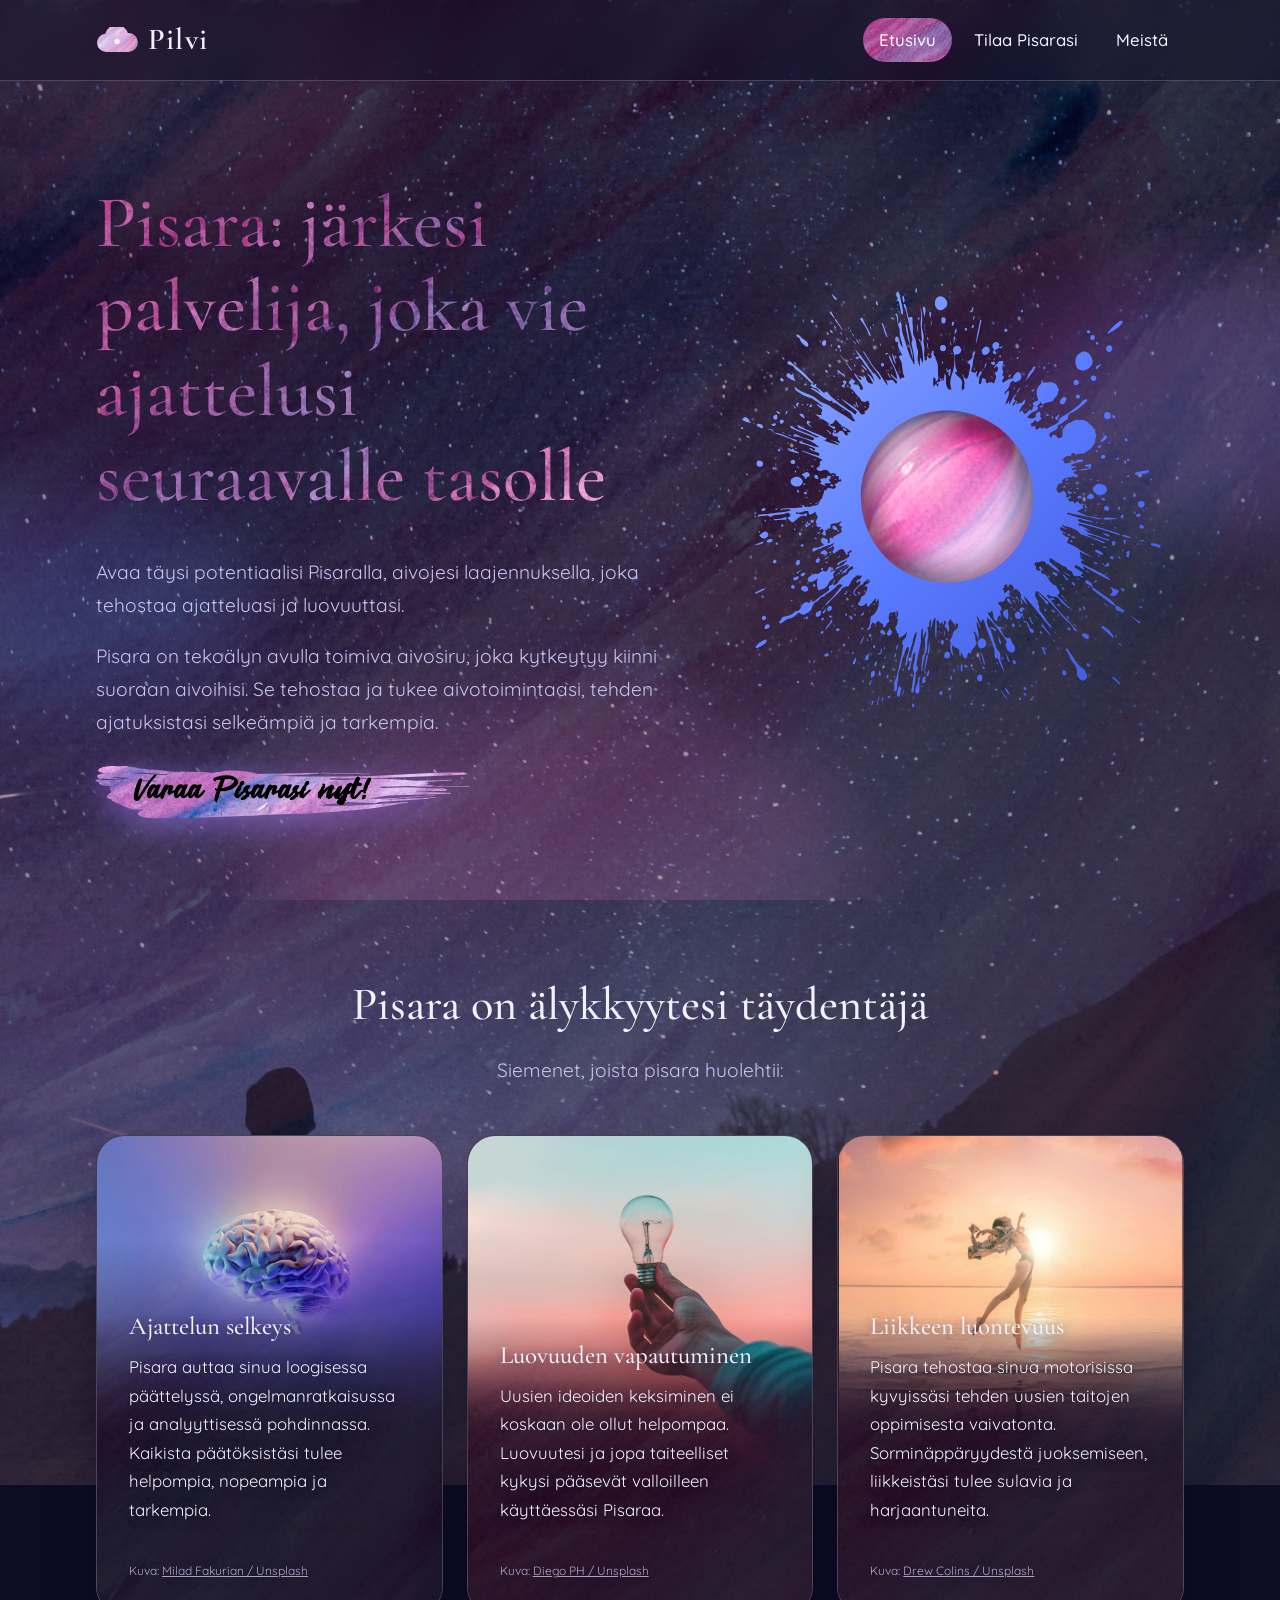
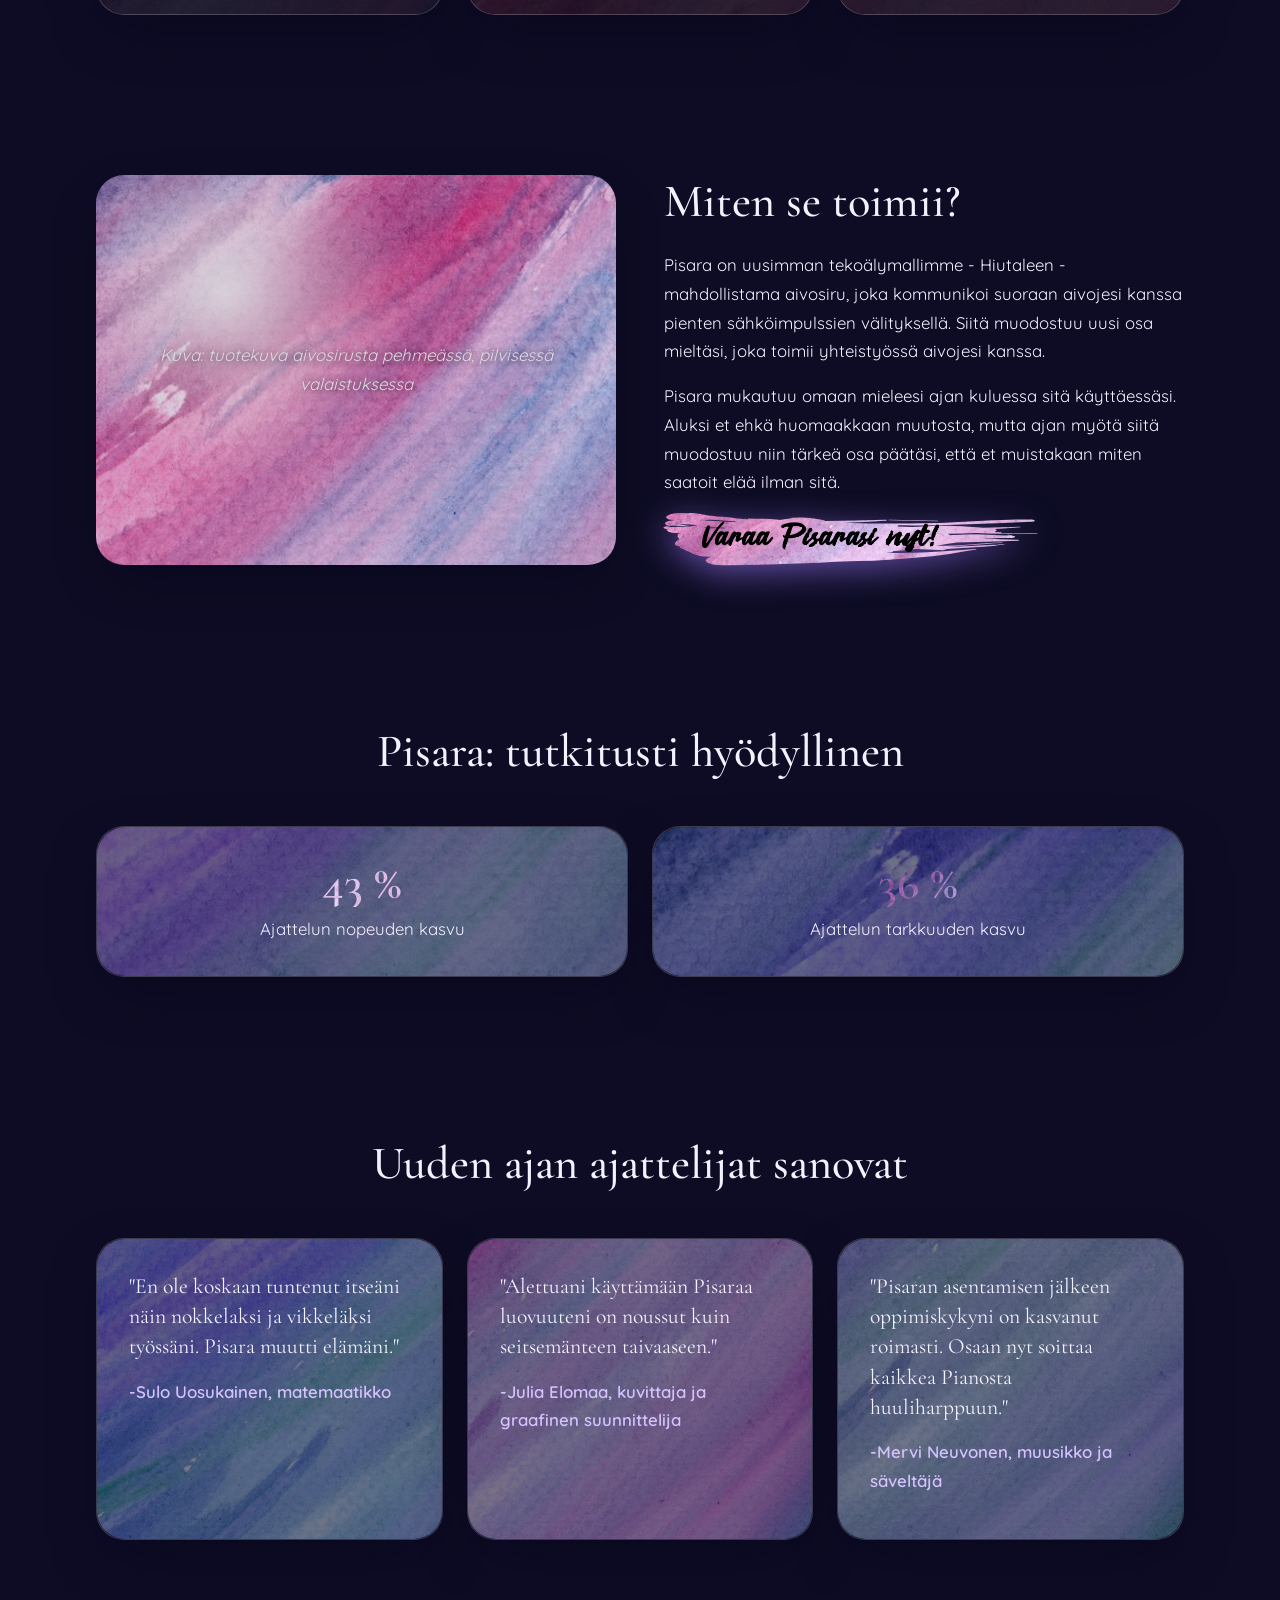
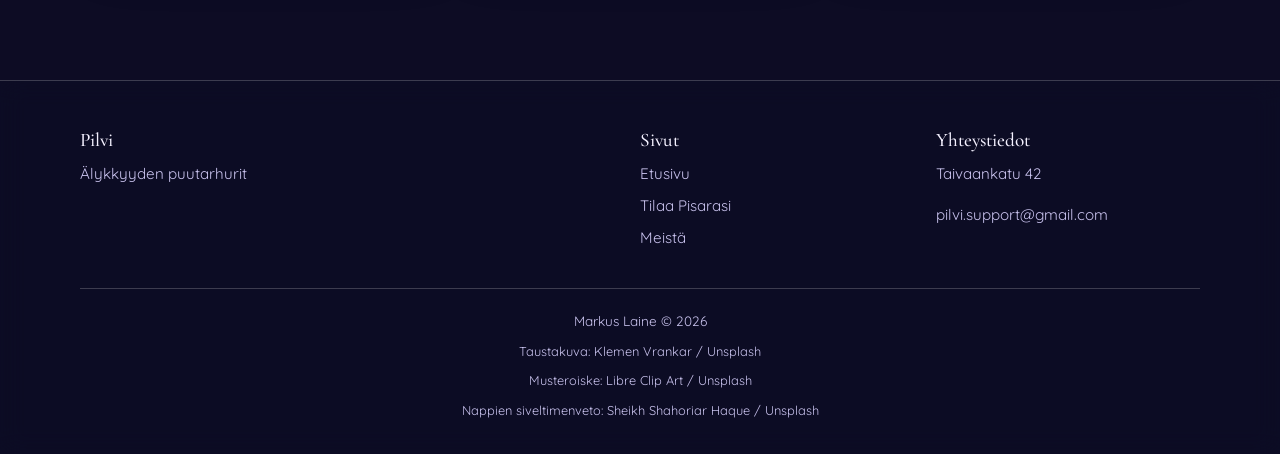
<file: index.html>
<!DOCTYPE html>
<html lang="fi">
<head>
  <meta charset="UTF-8">
  <meta name="viewport" content="width=device-width, initial-scale=1.0">
  <title>Pilvi – Etusivu</title>
  <meta name="description" content="Lyhyt hakukonekuvaus Pilvestä: yksi lause siitä, mitä yritys tekee">
  <link rel="preconnect" href="https://fonts.googleapis.com">
  <link rel="preconnect" href="https://fonts.gstatic.com" crossorigin>
  <link href="https://fonts.googleapis.com/css2?family=Cormorant+Garamond:ital,wght@0,500;0,600;1,500&family=Quicksand:wght@400;500;600;700&display=swap" rel="stylesheet">
  <link rel="stylesheet" href="style.css">
</head>
<body>
  <div class="tausta" aria-hidden="true"></div>
  <div class="pilvet" aria-hidden="true">
    <span class="pilvi pilvi--1"></span>
    <span class="pilvi pilvi--2"></span>
    <span class="pilvi pilvi--3"></span>
    <span class="pilvi pilvi--4"></span>
    <span class="pilvi pilvi--5"></span>
  </div>

  <header class="ylatunniste">
    <div class="ylatunniste__sisalto">
      <a class="logo" href="index.html">
        <svg viewBox="0 0 64 40" aria-hidden="true">
          <defs>
            <!-- Logon täyte on pala akvarellia; script.js arpoo kohdan -->
            <pattern id="logoLiuku" patternUnits="userSpaceOnUse" width="64" height="40">
              <image class="logo__kuva" href="kuvat/myrsky-1600.jpg" x="-68" y="-75" width="200" height="191" preserveAspectRatio="none"/>
            </pattern>
          </defs>
          <path fill="url(#logoLiuku)" d="M16 38a14 14 0 0 1-2-27.9A18 18 0 0 1 48.5 9 12 12 0 0 1 50 38Z"/>
          <circle cx="32" cy="22" r="4" fill="#fff" opacity="0.9"/>
        </svg>
        Pilvi
      </a>
      <nav aria-label="Päävalikko">
        <ul class="nav">
          <li><a href="index.html" aria-current="page">Etusivu</a></li>
          <li><a href="tuote.html">Tilaa Pisarasi</a></li>
          <li><a href="about.html">Meistä</a></li>
        </ul>
      </nav>
    </div>
  </header>

  <main>
    <!-- HERO -->
    <section class="hero">
      <div>
        <h1 class="liukuteksti ph">Pisara: järkesi palvelija, joka vie ajattelusi seuraavalle tasolle</h1>
        <p class="johdanto ph">Avaa täysi potentiaalisi Pisaralla, aivojesi laajennuksella, joka tehostaa ajatteluasi ja luovuuttasi.</p>
        <p class="johdanto ph">Pisara on tekoälyn avulla toimiva aivosiru, joka kytkeytyy kiinni suoraan aivoihisi. Se tehostaa ja tukee aivotoimintaasi, tehden ajatuksistasi selkeämpiä ja tarkempia.</p>
        <div class="hero__napit">
          <a class="nappi nappi--paa ph" href="tuote.html">Varaa Pisarasi nyt!</a>
        </div>
      </div>
      <div class="hero__kuva" aria-hidden="true">
        <div class="pallo"></div>
        <div class="roiske"></div>
      </div>
    </section>

    <!-- MIKSI PILVI -->
    <section class="osio ilmesty">
      <div class="osio__otsake">
        <h2 class="ph">Pisara on älykkyytesi täydentäjä</h2>
        <p class="johdanto ph">Siemenet, joista pisara huolehtii:</p>
      </div>
      <div class="kortit">
        <article class="kortti kortti--kuva kortti--selkeys">
          <h3 class="ph">Ajattelun selkeys</h3>
          <p class="ph">Pisara auttaa sinua loogisessa päättelyssä, ongelmanratkaisussa ja analyyttisessä pohdinnassa. Kaikista päätöksistäsi tulee helpompia, nopeampia ja tarkempia.</p>
          <p class="kuvakrediitti kuvakrediitti--kortti">Kuva: <a href="https://unsplash.com/photos/58Z17lnVS4U">Milad Fakurian / Unsplash</a></p>
        </article>
        <article class="kortti kortti--kuva kortti--luovuus">
          <h3 class="ph">Luovuuden vapautuminen</h3>
          <p class="ph">Uusien ideoiden keksiminen ei koskaan ole ollut helpompaa. Luovuutesi ja jopa taiteelliset kykysi pääsevät valloilleen käyttäessäsi Pisaraa.</p>
          <p class="kuvakrediitti kuvakrediitti--kortti">Kuva: <a href="https://unsplash.com/photos/fIq0tET6llw">Diego PH / Unsplash</a></p>
        </article>
        <article class="kortti kortti--kuva kortti--liike">
          <h3 class="ph">Liikkeen luontevuus</h3>
          <p class="ph">Pisara tehostaa sinua motorisissa kyvyissäsi tehden uusien taitojen oppimisesta vaivatonta. Sorminäppäryydestä juoksemiseen, liikkeistäsi tulee sulavia ja harjaantuneita.</p>
          <p class="kuvakrediitti kuvakrediitti--kortti">Kuva: <a href="https://unsplash.com/photos/YMXzVtd8awg">Drew Colins / Unsplash</a></p>
        </article>
      </div>
    </section>

    <!-- TUOTENOSTO -->
    <section class="osio ilmesty">
      <div class="kaksi">
        <div class="kuvapaikka ph">Kuva: tuotekuva aivosirusta pehmeässä, pilvisessä valaistuksessa</div>
        <div>
          <h2 class="ph">Miten se toimii?</h2>
          <p class="ph">Pisara on uusimman tekoälymallimme - Hiutaleen - mahdollistama aivosiru, joka kommunikoi suoraan aivojesi kanssa pienten sähköimpulssien välityksellä. Siitä muodostuu uusi osa mieltäsi, joka toimii yhteistyössä aivojesi kanssa.</p>
          <p class="ph">Pisara mukautuu omaan mieleesi ajan kuluessa sitä käyttäessäsi. Aluksi et ehkä huomaakkaan muutosta, mutta ajan myötä siitä muodostuu niin tärkeä osa päätäsi, että et muistakaan miten saatoit elää ilman sitä.</p>
          <a class="nappi nappi--paa ph" href="tuote.html">Varaa Pisarasi nyt!</a>
        </div>
      </div>
    </section>

    <!-- LUVUT -->
    <section class="osio ilmesty">
      <div class="osio__otsake">
        <h2 class="ph">Pisara: tutkitusti hyödyllinen</h2>
      </div>
      <div class="luvut">
        <div class="kortti kortti--myrsky">
          <div class="luku__arvo liukuteksti ph">43 %</div>
          <p class="ph">Ajattelun nopeuden kasvu</p>
        </div>
        <div class="kortti kortti--myrsky">
          <div class="luku__arvo liukuteksti ph">36 %</div>
          <p class="ph">Ajattelun tarkkuuden kasvu</p>
        </div>
      </div>
    </section>

    <!-- KÄYTTÄJÄKOKEMUKSET -->
    <section class="osio ilmesty">
      <div class="osio__otsake">
        <h2 class="ph">Uuden ajan ajattelijat sanovat</h2>
      </div>
      <div class="kortit">
        <figure class="kortti kortti--myrsky">
          <blockquote class="ph">"En ole koskaan tuntenut itseäni näin nokkelaksi ja vikkeläksi työssäni. Pisara muutti elämäni."</blockquote>
          <figcaption class="henkilo__rooli ph"> -Sulo Uosukainen, matemaatikko</figcaption>
        </figure>
        <figure class="kortti kortti--myrsky">
          <blockquote class="ph">"Alettuani käyttämään Pisaraa luovuuteni on noussut kuin seitsemänteen taivaaseen."</blockquote>
          <figcaption class="henkilo__rooli ph"> -Julia Elomaa, kuvittaja ja graafinen suunnittelija</figcaption>
        </figure>
        <figure class="kortti kortti--myrsky">
          <blockquote class="ph">"Pisaran asentamisen jälkeen oppimiskykyni on kasvanut roimasti. Osaan nyt soittaa kaikkea Pianosta huuliharppuun."</blockquote>
          <figcaption class="henkilo__rooli ph"> -Mervi Neuvonen, muusikko ja säveltäjä</figcaption>
        </figure>
      </div>
    </section>
  </main>

  <footer class="alatunniste">
    <div class="alatunniste__sisalto">
      <div>
        <h3>Pilvi</h3>
        <p class="ph">Älykkyyden puutarhurit</p>
      </div>
      <div>
        <h3>Sivut</h3>
        <ul>
          <li><a href="index.html">Etusivu</a></li>
          <li><a href="tuote.html">Tilaa Pisarasi</a></li>
          <li><a href="about.html">Meistä</a></li>
        </ul>
      </div>
      <div>
        <h3 class="ph">Yhteystiedot</h3>
        <p class="ph">Taivaankatu 42</p>
        <p class="ph">pilvi.support@gmail.com</p>
      </div>
    </div>
    <p class="alatunniste__pohja ph">Markus Laine © 2026</p>
    <p class="kuvakrediitti">Taustakuva: <a href="https://unsplash.com/photos/lcT_p8kLCsc">Klemen Vrankar / Unsplash</a></p>
    <p class="kuvakrediitti">Musteroiske: <a href="https://unsplash.com/photos/pSjMWyeS92w">Libre Clip Art / Unsplash</a></p>
    <p class="kuvakrediitti">Nappien siveltimenveto: <a href="https://unsplash.com/photos/_MI9oUq6Fek">Sheikh Shahoriar Haque / Unsplash</a></p>
  </footer>

  <script src="script.js"></script>
</body>
</html>
</file>
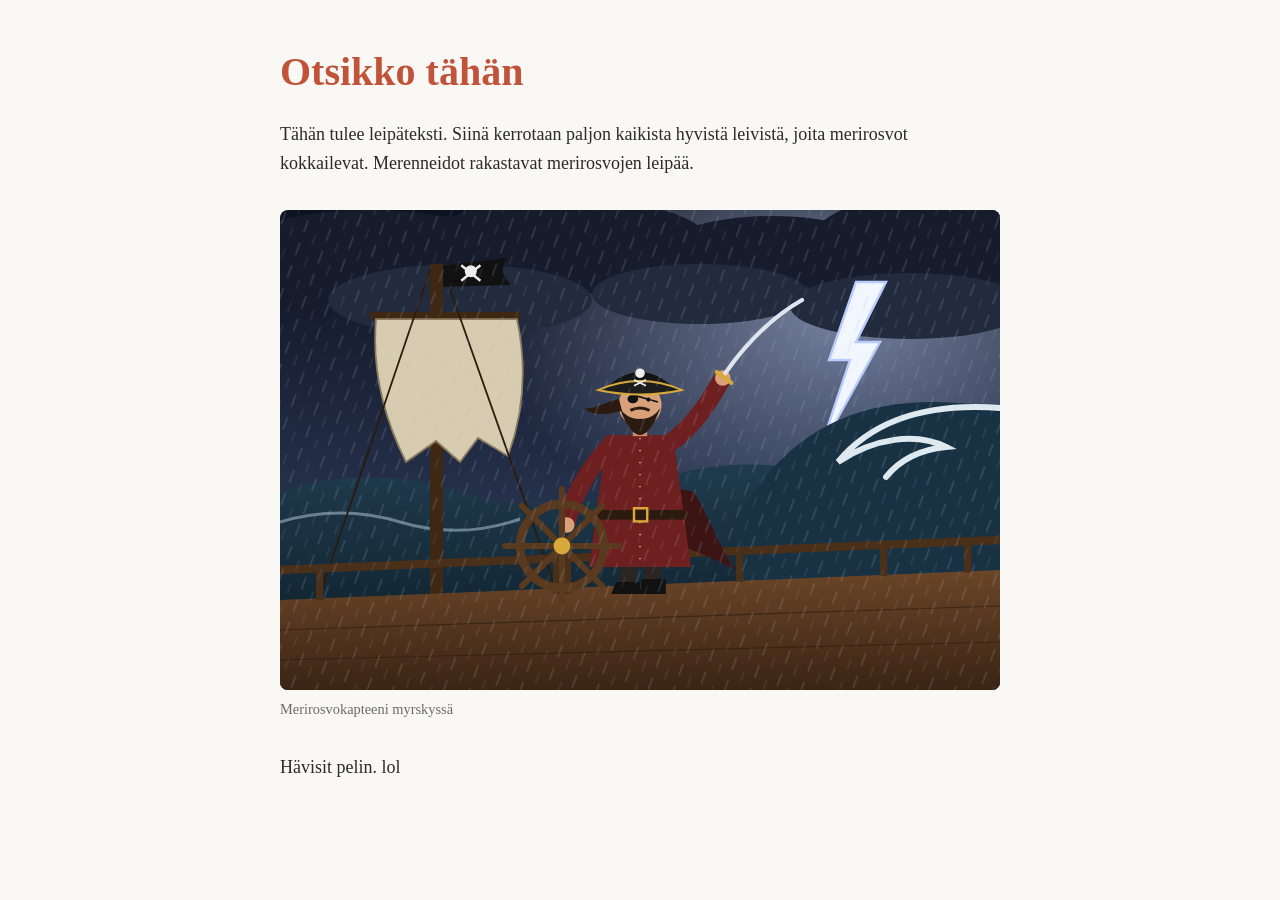
<file: testailu/index.html>
<!DOCTYPE html>
<html lang="fi">
<head>
  <meta charset="UTF-8">
  <meta name="viewport" content="width=device-width, initial-scale=1.0">
  <title>Kuvisprokkis</title>
  <style>
    :root {
      --tausta: #faf8f5;
      --teksti: #2b2b2b;
      --korostus: #c0533a;
    }

    body {
      margin: 0;
      background: var(--tausta);
      color: var(--teksti);
      font-family: Georgia, "Times New Roman", serif;
      line-height: 1.6;
    }

    main {
      max-width: 720px;
      margin: 0 auto;
      padding: 48px 16px;
    }

    h1 {
      font-size: 2.5rem;
      line-height: 1.2;
      margin: 0 0 24px;
      color: var(--korostus);
    }

    p {
      font-size: 1.125rem;
      margin: 0 0 32px;
    }

    figure {
      margin: 0 0 32px;
    }

    img {
      display: block;
      width: 100%;
      height: auto;
      border-radius: 8px;
      background: #e6e1da; /* näkyy, jos kuvaa ei vielä ole */
      min-height: 200px;
    }

    figcaption {
      font-size: 0.9rem;
      color: #6b6b6b;
      margin-top: 8px;
    }
  </style>
</head>
<body>
  <main>
    <h1>Otsikko tähän</h1>

    <p>
      Tähän tulee leipäteksti. Siinä kerrotaan paljon kaikista hyvistä leivistä, joita merirosvot kokkailevat. Merenneidot rakastavat merirosvojen leipää.
    </p>

    <figure>
      <img src="kuva.svg" alt="Silmälappupäinen merirosvokapteeni seisoo ruorissa sapeli koholla, taustalla salama, sade ja vaahtopäiset aallot.">
      <figcaption>Merirosvokapteeni myrskyssä</figcaption>
    </figure>

    <p>Hävisit pelin. lol</p>
  </main>
</body>
</html>
</file>
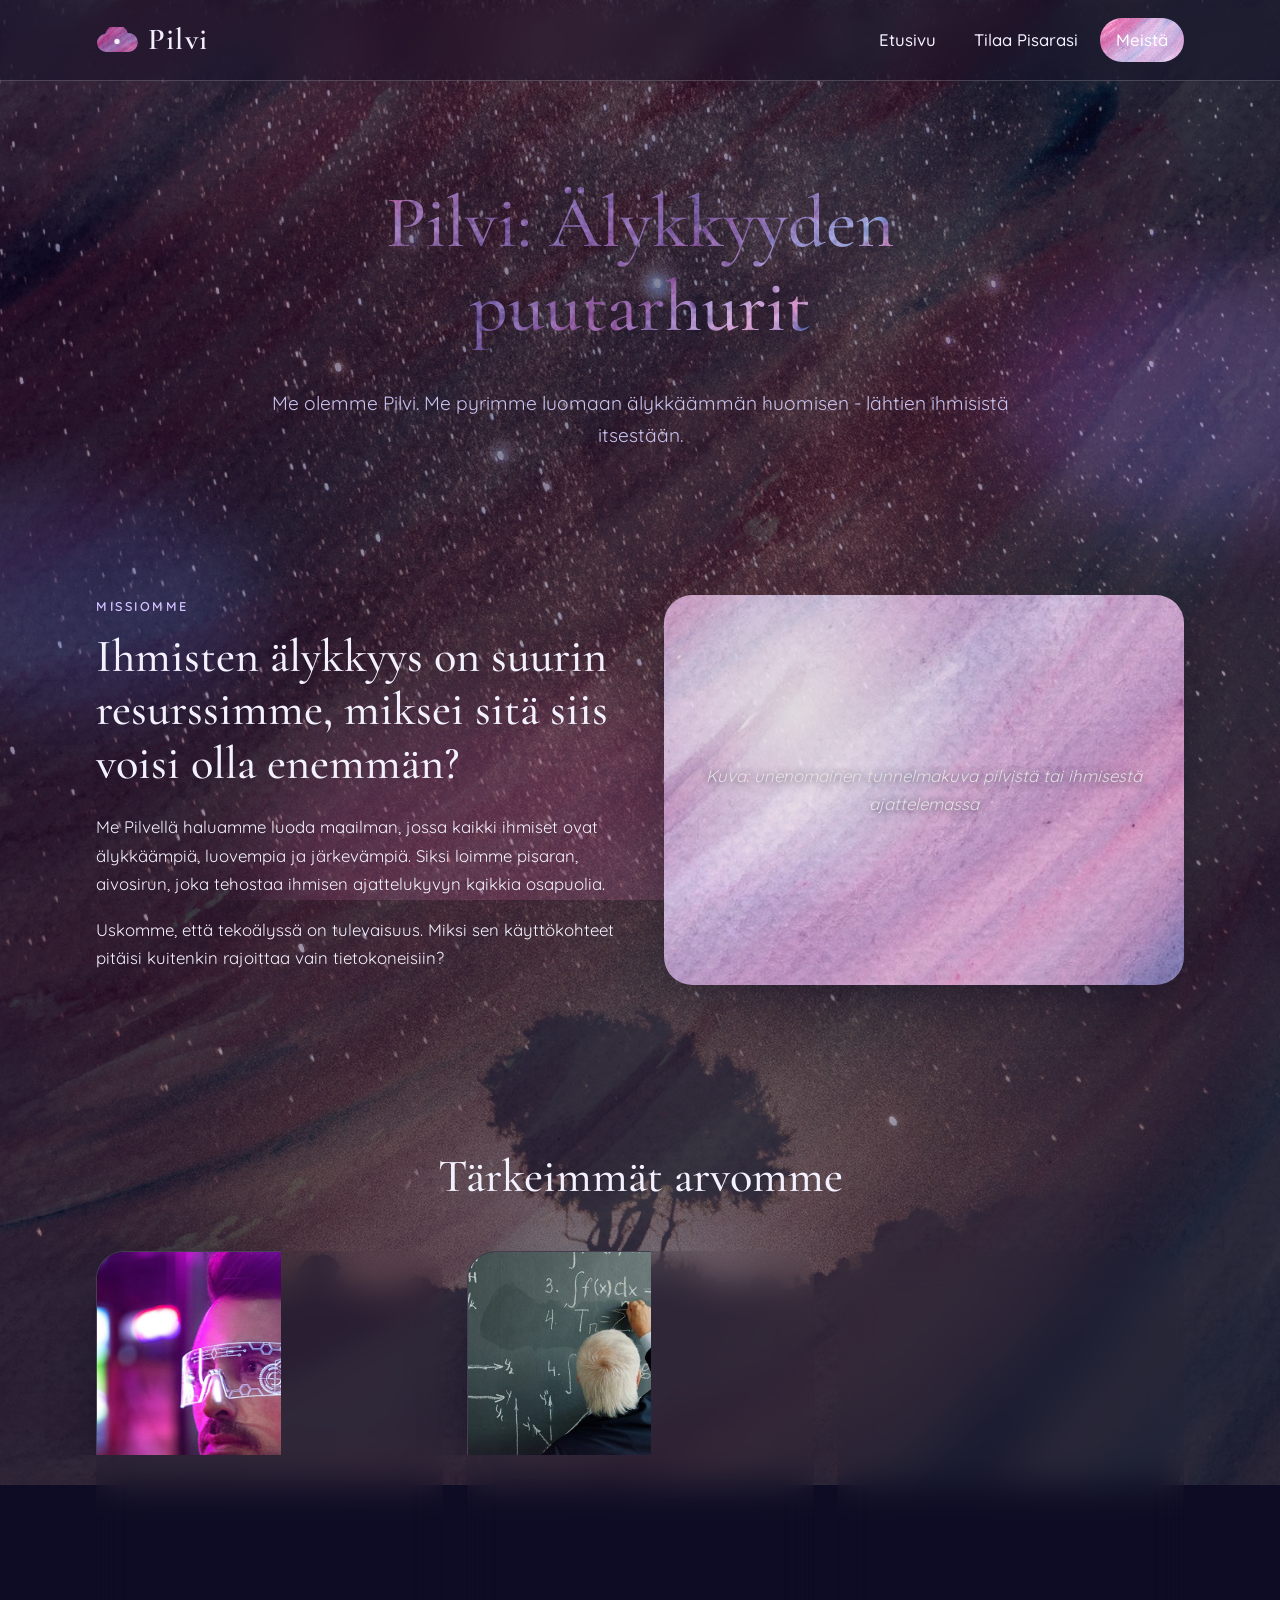
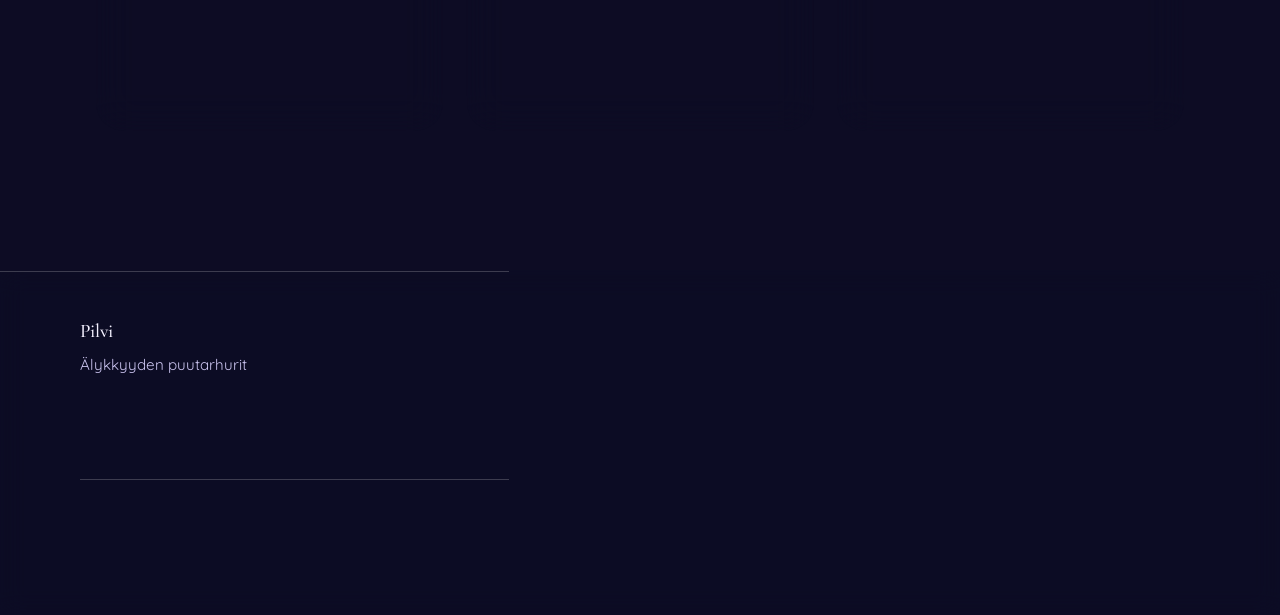
<file: about.html>
<!DOCTYPE html>
<html lang="fi">
<head>
  <meta charset="UTF-8">
  <meta name="viewport" content="width=device-width, initial-scale=1.0">
  <title>Pilvi – Meistä</title>
  <meta name="description" content="Lyhyt hakukonekuvaus Pilven tutkimuksesta, missiosta ja johdosta">
  <link rel="preconnect" href="https://fonts.googleapis.com">
  <link rel="preconnect" href="https://fonts.gstatic.com" crossorigin>
  <link href="https://fonts.googleapis.com/css2?family=Cormorant+Garamond:ital,wght@0,500;0,600;1,500&family=Quicksand:wght@400;500;600;700&display=swap" rel="stylesheet">
  <link rel="stylesheet" href="style.css">
</head>
<body>
  <div class="tausta tausta--meista" aria-hidden="true"></div>
  <div class="pilvet" aria-hidden="true">
    <span class="pilvi pilvi--1"></span>
    <span class="pilvi pilvi--2"></span>
    <span class="pilvi pilvi--3"></span>
    <span class="pilvi pilvi--4"></span>
    <span class="pilvi pilvi--5"></span>
  </div>

  <header class="ylatunniste">
    <div class="ylatunniste__sisalto">
      <a class="logo" href="index.html">
        <svg viewBox="0 0 64 40" aria-hidden="true">
          <defs>
            <!-- Logon täyte on pala akvarellia; script.js arpoo kohdan -->
            <pattern id="logoLiuku" patternUnits="userSpaceOnUse" width="64" height="40">
              <image class="logo__kuva" href="kuvat/myrsky-1600.jpg" x="-68" y="-75" width="200" height="191" preserveAspectRatio="none"/>
            </pattern>
          </defs>
          <path fill="url(#logoLiuku)" d="M16 38a14 14 0 0 1-2-27.9A18 18 0 0 1 48.5 9 12 12 0 0 1 50 38Z"/>
          <circle cx="32" cy="22" r="4" fill="#fff" opacity="0.9"/>
        </svg>
        Pilvi
      </a>
      <nav aria-label="Päävalikko">
        <ul class="nav">
          <li><a href="index.html">Etusivu</a></li>
          <li><a href="tuote.html">Tilaa Pisarasi</a></li>
          <li><a href="about.html" aria-current="page">Meistä</a></li>
        </ul>
      </nav>
    </div>
  </header>

  <main>
    <!-- HERO -->
    <section class="hero hero--keskitetty">
      <div>
        <h1 class="liukuteksti ph">Pilvi: Älykkyyden puutarhurit</h1>
        <p class="johdanto ph">Me olemme Pilvi. Me pyrimme luomaan älykkäämmän huomisen - lähtien ihmisistä itsestään.</p>
      </div>
    </section>

    <!-- MISSIO -->
    <section class="osio ilmesty">
      <div class="kaksi">
        <div>
          <span class="ylaotsake ph">Missiomme</span>
          <h2 class="ph">Ihmisten älykkyys on suurin resurssimme, miksei sitä siis voisi olla enemmän?</h2>
          <p class="ph">Me Pilvellä haluamme luoda maailman, jossa kaikki ihmiset ovat älykkäämpiä, luovempia ja järkevämpiä. Siksi loimme pisaran, aivosirun, joka tehostaa ihmisen ajattelukyvyn kaikkia osapuolia.</p>
          <p class="ph">Uskomme, että tekoälyssä on tulevaisuus. Miksi sen käyttökohteet pitäisi kuitenkin rajoittaa vain tietokoneisiin?</p>
        </div>
        <div class="kuvapaikka ph">Kuva: unenomainen tunnelmakuva pilvistä tai ihmisestä ajattelemassa</div>
      </div>
    </section>

    <!-- ARVOT -->
    <section class="osio ilmesty">
      <div class="osio__otsake">
        <h2 class="ph">Tärkeimmät arvomme</h2>
      </div>
      <div class="kortit">
        <article class="kortti kortti--kuva kortti--tulevaisuus">
          <h3 class="ph">Ihmiskunnan kehitys</h3>
          <p class="ph">Ihmiskunnan edistys on tärkein tehtävämme. Haluamme muuttaa maailmaa parempaan suuntaan.</p>
          <p class="kuvakrediitti kuvakrediitti--kortti">Kuva: <a href="https://unsplash.com/photos/2r5adxul49E">Ameer Basheer / Unsplash</a></p>
        </article>
        <article class="kortti kortti--kuva kortti--tieto">
          <h3 class="ph">Tutkimustyö</h3>
          <p class="ph">Kaikki mitä teemme perustuu tutkimukseen. Ilman sitä ei olisi pohjaa, mistä rakentaa.</p>
          <p class="kuvakrediitti kuvakrediitti--kortti">Kuva: <a href="https://unsplash.com/photos/7SRcRDuIDD4">Vitaly Gariev / Unsplash</a></p>
        </article>
        <article class="kortti kortti--kuva kortti--valittaminen">
          <h3 class="ph">Eettisyys ja turvallisuus</h3>
          <p class="ph">Pidämme aina huolta, että tuotteemme ovat täysin turvallisia, eikä niistä koidu minkäänlaista riskiä käyttäjilleen.</p>
          <p class="kuvakrediitti kuvakrediitti--kortti">Kuva: <a href="https://unsplash.com/photos/BxXgTQEw1M4">National Cancer Institute / Unsplash</a></p>
        </article>
      </div>
    </section>

  <footer class="alatunniste">
    <div class="alatunniste__sisalto">
      <div>
        <h3>Pilvi</h3>
        <p class="ph">Älykkyyden puutarhurit</p>
      </div>
      <div>
        <h3>Sivut</h3>
        <ul>
          <li><a href="index.html">Etusivu</a></li>
          <li><a href="tuote.html">Tilaa Pisarasi</a></li>
          <li><a href="about.html">Meistä</a></li>
        </ul>
      </div>
      <div>
        <h3 class="ph">Yhteystiedot</h3>
        <p class="ph">Taivaankatu 42</p>
        <p class="ph">pilvi.support@gmail.com</p>
      </div>
    </div>
    <p class="alatunniste__pohja ph">Pilvi © 2026</p>
    <p class="kuvakrediitti">Taustakuva: <a href="https://unsplash.com/photos/K-ENC7LNABA">Thomas Chizzali / Unsplash</a></p>
    <p class="kuvakrediitti">Nappien siveltimenveto: <a href="https://unsplash.com/photos/_MI9oUq6Fek">Sheikh Shahoriar Haque / Unsplash</a></p>
  </footer>

  <script src="script.js"></script>
</body>
</html>
</file>
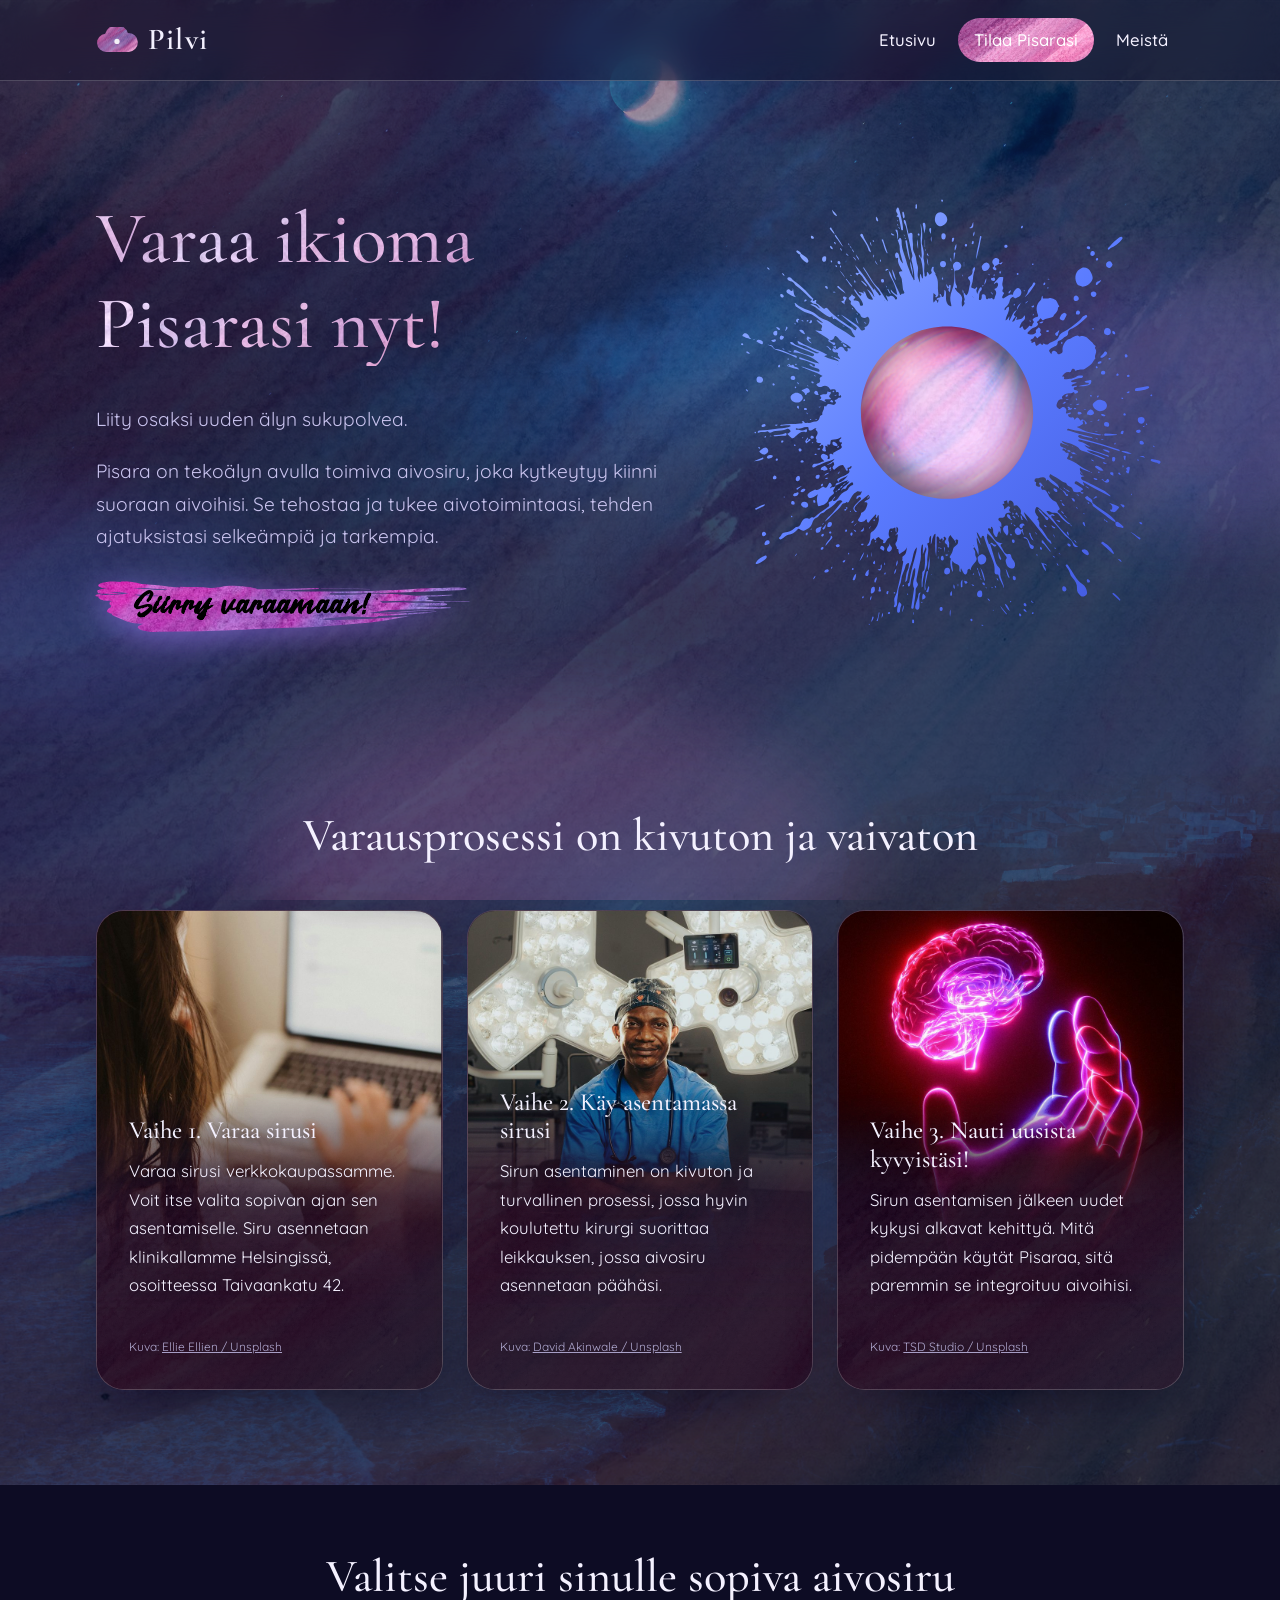
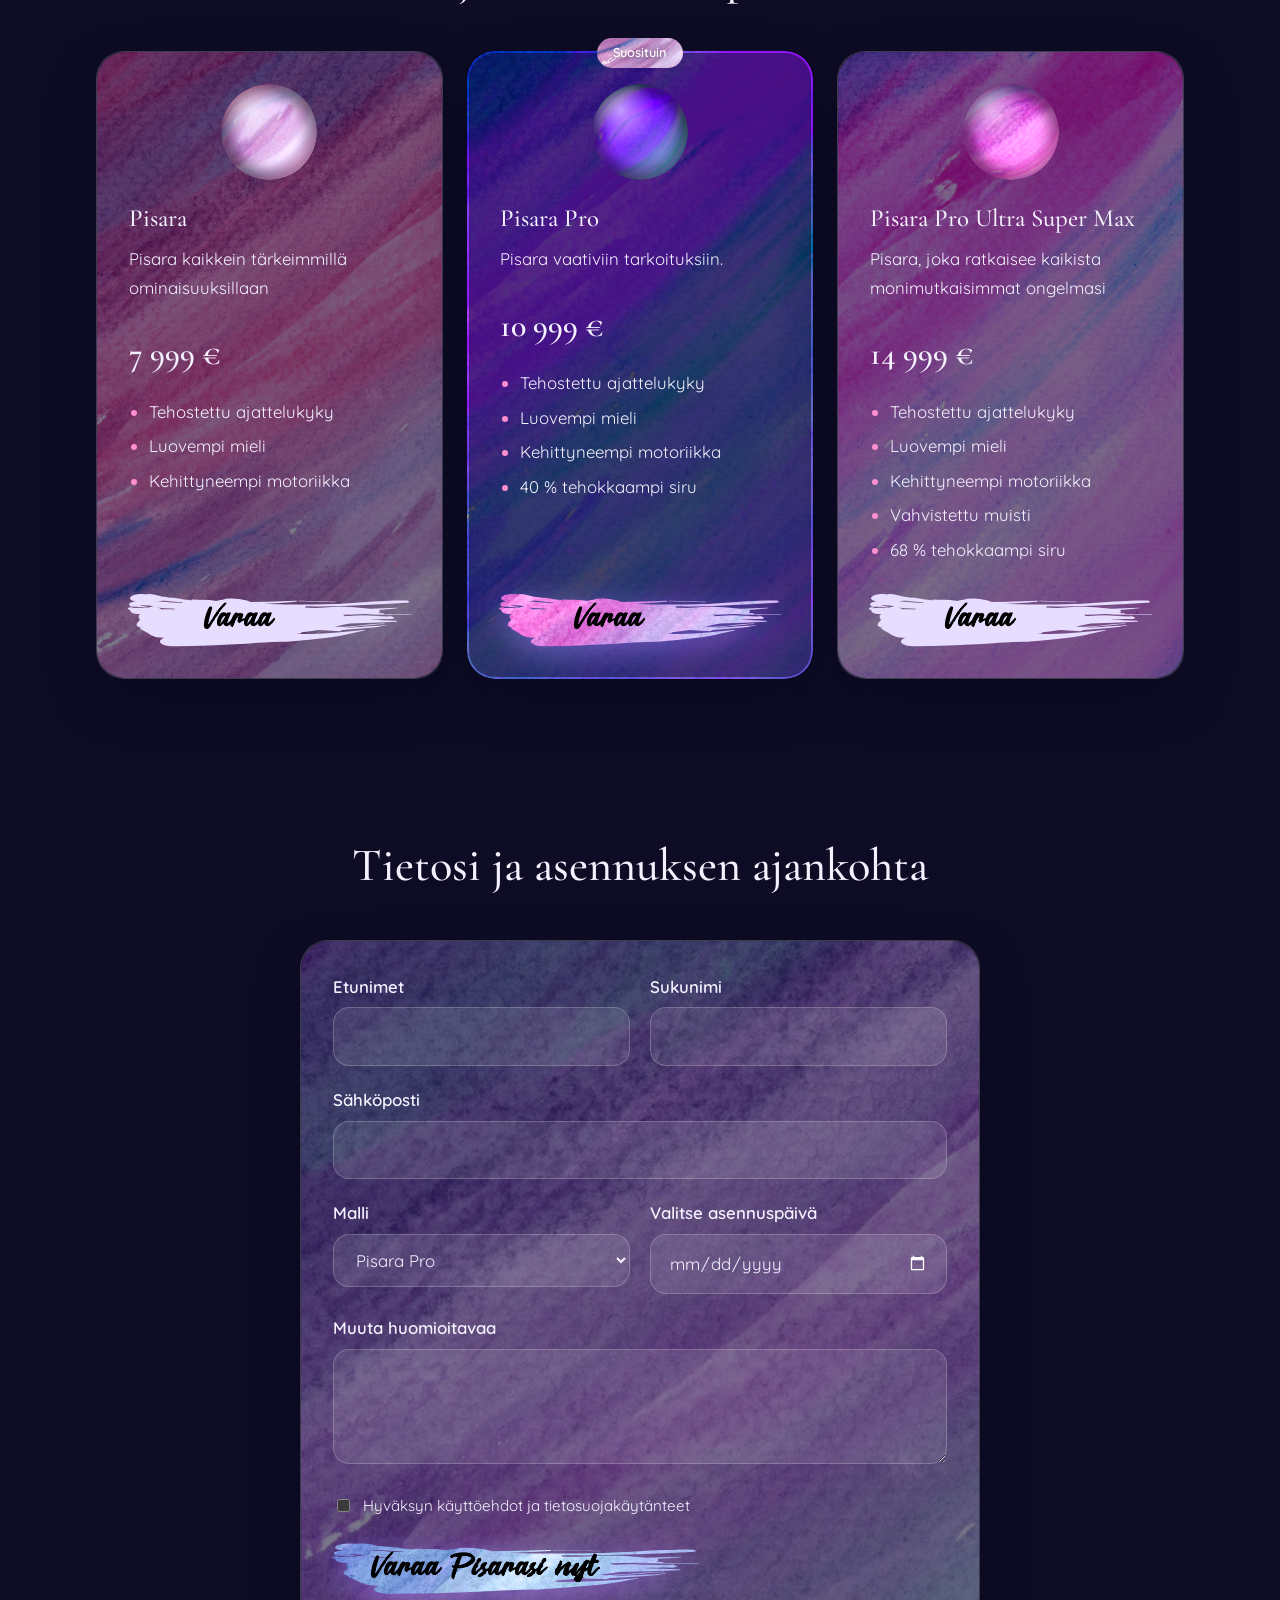
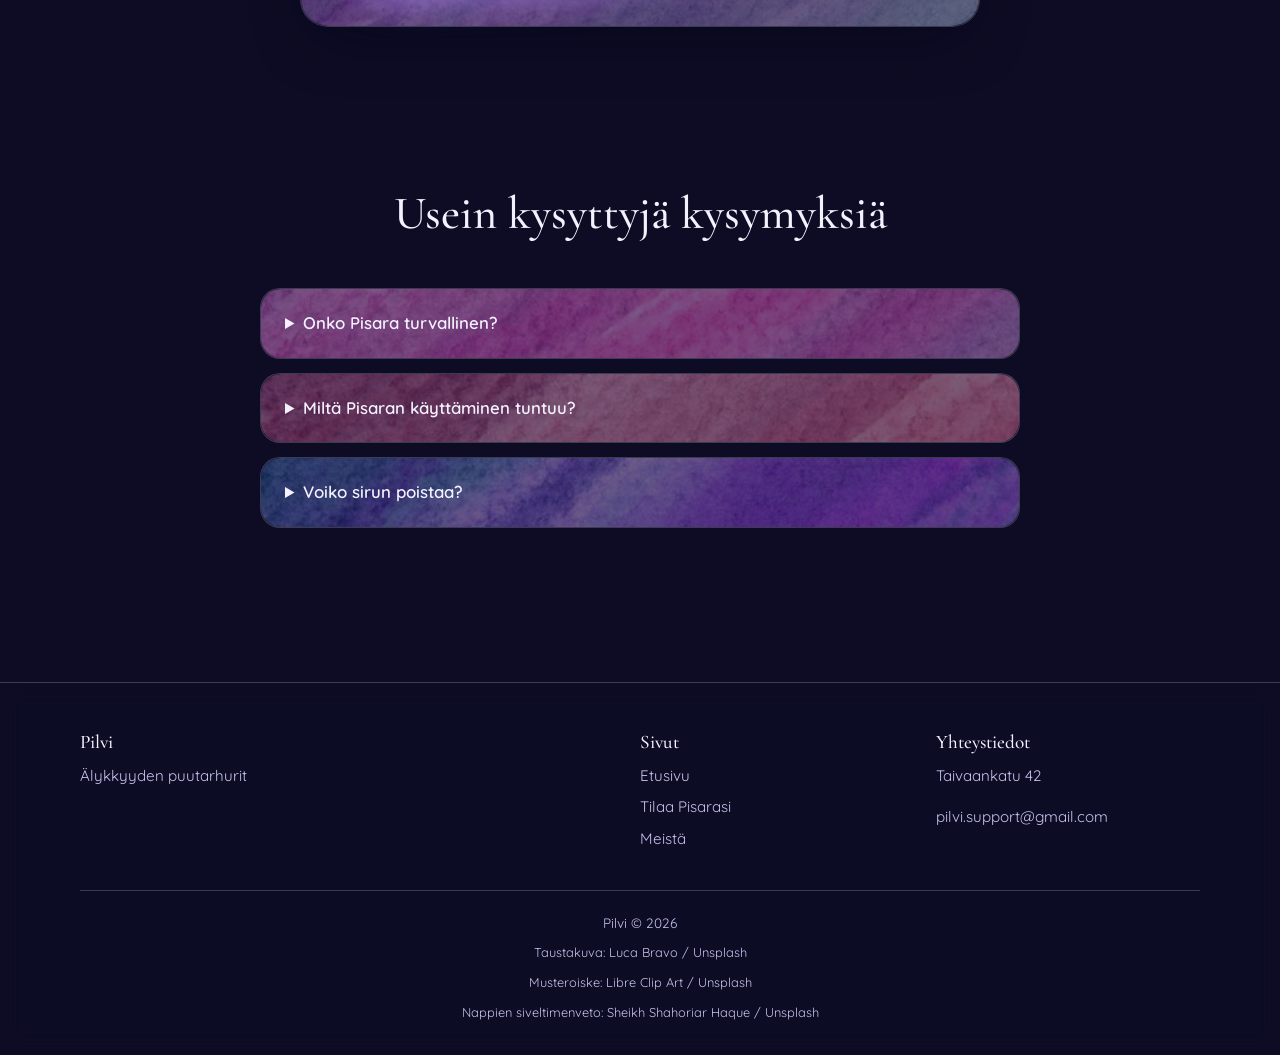
<file: tuote.html>
<!DOCTYPE html>
<html lang="fi">
<head>
  <meta charset="UTF-8">
  <meta name="viewport" content="width=device-width, initial-scale=1.0">
  <title>Pilvi – Tuote</title>
  <meta name="description" content="Lyhyt hakukonekuvaus tuotesivusta ja sirun varaamisesta">
  <link rel="preconnect" href="https://fonts.googleapis.com">
  <link rel="preconnect" href="https://fonts.gstatic.com" crossorigin>
  <link href="https://fonts.googleapis.com/css2?family=Cormorant+Garamond:ital,wght@0,500;0,600;1,500&family=Quicksand:wght@400;500;600;700&display=swap" rel="stylesheet">
  <link rel="stylesheet" href="style.css">
</head>
<body>
  <div class="tausta tausta--tuote" aria-hidden="true"></div>
  <div class="pilvet" aria-hidden="true">
    <span class="pilvi pilvi--1"></span>
    <span class="pilvi pilvi--2"></span>
    <span class="pilvi pilvi--3"></span>
    <span class="pilvi pilvi--4"></span>
    <span class="pilvi pilvi--5"></span>
  </div>

  <header class="ylatunniste">
    <div class="ylatunniste__sisalto">
      <a class="logo" href="index.html">
        <svg viewBox="0 0 64 40" aria-hidden="true">
          <defs>
            <!-- Logon täyte on pala akvarellia; script.js arpoo kohdan -->
            <pattern id="logoLiuku" patternUnits="userSpaceOnUse" width="64" height="40">
              <image class="logo__kuva" href="kuvat/myrsky-1600.jpg" x="-68" y="-75" width="200" height="191" preserveAspectRatio="none"/>
            </pattern>
          </defs>
          <path fill="url(#logoLiuku)" d="M16 38a14 14 0 0 1-2-27.9A18 18 0 0 1 48.5 9 12 12 0 0 1 50 38Z"/>
          <circle cx="32" cy="22" r="4" fill="#fff" opacity="0.9"/>
        </svg>
        Pilvi
      </a>
      <nav aria-label="Päävalikko">
        <ul class="nav">
          <li><a href="index.html">Etusivu</a></li>
          <li><a href="tuote.html" aria-current="page">Tilaa Pisarasi</a></li>
          <li><a href="about.html">Meistä</a></li>
        </ul>
      </nav>
    </div>
  </header>

  <main>
    <!-- HERO -->
    <section class="hero">
      <div>
        <h1 class="liukuteksti ph">Varaa ikioma Pisarasi nyt!</h1>
        <p class="johdanto ph">Liity osaksi uuden älyn sukupolvea.</p>
        <p class="johdanto ph">Pisara on tekoälyn avulla toimiva aivosiru, joka kytkeytyy kiinni suoraan aivoihisi. Se tehostaa ja tukee aivotoimintaasi, tehden ajatuksistasi selkeämpiä ja tarkempia.</p>
        <div class="hero__napit">
          <a class="nappi nappi--paa ph" href="#varaa">Siirry varaamaan!</a>
        </div>
      </div>
      <div class="hero__kuva" aria-hidden="true">
        <div class="pallo"></div>
        <div class="roiske"></div>
      </div>
    </section>

    <!-- OMINAISUUDET -->
    <section class="osio ilmesty" id="ominaisuudet">
      <div class="osio__otsake">
        <h2 class="ph">Varausprosessi on kivuton ja vaivaton</h2>
      </div>
      <div class="kortit">
        <article class="kortti kortti--kuva kortti--varaus">
          <h3 class="ph">Vaihe 1. Varaa sirusi</h3>
          <p class="ph">Varaa sirusi verkkokaupassamme. Voit itse valita sopivan ajan sen asentamiselle. Siru asennetaan klinikallamme Helsingissä, osoitteessa Taivaankatu 42.</p>
          <p class="kuvakrediitti kuvakrediitti--kortti">Kuva: <a href="https://unsplash.com/photos/03wFmOPaTMA">Ellie Ellien / Unsplash</a></p>
        </article>
        <article class="kortti kortti--kuva kortti--asennus">
          <h3 class="ph">Vaihe 2. Käy asentamassa sirusi</h3>
          <p class="ph">Sirun asentaminen on kivuton ja turvallinen prosessi, jossa hyvin koulutettu kirurgi suorittaa leikkauksen, jossa aivosiru asennetaan päähäsi.</p>
          <p class="kuvakrediitti kuvakrediitti--kortti">Kuva: <a href="https://unsplash.com/photos/mOSuHTOqZF8">David Akinwale / Unsplash</a></p>
        </article>
        <article class="kortti kortti--kuva kortti--kyvyt">
          <h3 class="ph">Vaihe 3. Nauti uusista kyvyistäsi!</h3>
          <p class="ph">Sirun asentamisen jälkeen uudet kykysi alkavat kehittyä. Mitä pidempään käytät Pisaraa, sitä paremmin se integroituu aivoihisi.</p>
          <p class="kuvakrediitti kuvakrediitti--kortti">Kuva: <a href="https://unsplash.com/photos/9_jvKRbNdTM">TSD Studio / Unsplash</a></p>
        </article>
      </div>
    </section>

    <!-- MALLIT -->
    <section class="osio ilmesty" id="mallit">
      <div class="osio__otsake">
        <h2 class="ph">Valitse juuri sinulle sopiva aivosiru</h2>
      </div>
      <div class="kortit">
        <article class="kortti kortti--myrsky tuote">
          <div class="tuote__siru" aria-hidden="true"></div>
          <h3 class="ph">Pisara</h3>
          <p class="ph">Pisara kaikkein tärkeimmillä ominaisuuksillaan</p>
          <div class="tuote__hinta ph">7 999 €</div>
          <ul>
            <li class="ph">Tehostettu ajattelukyky</li>
            <li class="ph">Luovempi mieli</li>
            <li class="ph">Kehittyneempi motoriikka</li>
          </ul>
          <a class="nappi nappi--toissijainen ph" href="#varaa" data-malli="malli-1">Varaa</a>
        </article>
        <article class="kortti kortti--myrsky tuote tuote--pro tuote--suositeltu">
          <span class="tuote__merkki ph">Suosituin</span>
          <div class="tuote__siru tuote__siru--pro" aria-hidden="true"></div>
          <h3 class="ph">Pisara Pro</h3>
          <p class="ph">Pisara vaativiin tarkoituksiin.</p>
          <div class="tuote__hinta ph">10 999 €</div>
          <ul>
            <li class="ph">Tehostettu ajattelukyky</li>
            <li class="ph">Luovempi mieli</li>
            <li class="ph">Kehittyneempi motoriikka</li>
            <li class="ph">40 % tehokkaampi siru</li>
          </ul>
          <a class="nappi nappi--paa ph" href="#varaa" data-malli="malli-2">Varaa</a>
        </article>
        <article class="kortti kortti--myrsky tuote tuote--max">
          <div class="tuote__siru tuote__siru--max" aria-hidden="true"></div>
          <h3 class="ph">Pisara Pro Ultra Super Max</h3>
          <p class="ph">Pisara, joka ratkaisee kaikista monimutkaisimmat ongelmasi</p>
          <div class="tuote__hinta ph">14 999 €</div>
          <ul>
            <li class="ph">Tehostettu ajattelukyky</li>
            <li class="ph">Luovempi mieli</li>
            <li class="ph">Kehittyneempi motoriikka</li>
            <li class="ph">Vahvistettu muisti</li>
            <li class="ph">68 % tehokkaampi siru</li>
          </ul>
          <a class="nappi nappi--toissijainen ph" href="#varaa" data-malli="malli-3">Varaa</a>
        </article>
      </div>
    </section>

    <!-- VARAUSLOMAKE -->
    <section class="osio ilmesty" id="varaa">
      <div class="osio__otsake">
        <h2 class="ph">Tietosi ja asennuksen ajankohta</h2>
      </div>

      <div class="kortti kortti--myrsky lomake">
        <form id="varauslomake">
          <div class="lomake__rivi">
            <div class="kentta">
              <label for="etunimi" class="ph">Etunimet</label>
              <input id="etunimi" name="etunimi" type="text" autocomplete="given-name" required>
            </div>
            <div class="kentta">
              <label for="sukunimi" class="ph">Sukunimi</label>
              <input id="sukunimi" name="sukunimi" type="text" autocomplete="family-name" required>
            </div>
          </div>
          <div class="kentta">
            <label for="sposti" class="ph">Sähköposti</label>
            <input id="sposti" name="sposti" type="email" autocomplete="email" required>
          </div>
          <div class="lomake__rivi">
            <div class="kentta">
              <label for="malli" class="ph">Malli</label>
              <select id="malli" name="malli">
                <option value="malli-1">Pisara</option>
                <option value="malli-2" selected>Pisara Pro</option>
                <option value="malli-3">Pisara Pro Ultra Super Max</option>
              </select>
            </div>
            <div class="kentta">
              <label for="paiva" class="ph">Valitse asennuspäivä</label>
              <input id="paiva" name="paiva" type="date">
            </div>
          </div>
          <div class="kentta">
            <label for="toive" class="ph">Muuta huomioitavaa</label>
            <textarea id="toive" name="toive" rows="3"></textarea>
          </div>
          <label class="valinta">
            <input type="checkbox" required>
            <span class="ph">Hyväksyn käyttöehdot ja tietosuojakäytänteet</span>
          </label>
          <button class="nappi nappi--paa ph" type="submit">Varaa Pisarasi nyt</button>
        </form>

        <div class="vahvistus" id="vahvistus" role="status">
          <div class="tuote__siru" aria-hidden="true"></div>
          <h3 class="liukuteksti ph">Kiitos varauksestasi!</h3>
          <p class="ph">Varauksesi on vastaanotettu.</p>
        </div>
      </div>
    </section>

    <!-- UKK -->
    <section class="osio ilmesty">
      <div class="osio__otsake">
        <h2 class="ph">Usein kysyttyjä kysymyksiä</h2>
      </div>
      <div class="ukk">
        <details>
          <summary class="ph">Onko Pisara turvallinen?</summary>
          <p class="ph">Kyllä, Pisaran turvallisuuden eteen on tehty valtavasti tutkimusta. Voimme itsevarmoina vakuuttaa, että Pisaraan ei sisälly juuri minkäänlaisia terveysriskejä.</p>
        </details>
        <details>
          <summary class="ph">Miltä Pisaran käyttäminen tuntuu?</summary>
          <p class="ph">Aluksi ei juuri miltään, mutta ajan kuluessa tulet huomaamaan, kuinka kykysi tulevat kasvamaan kaikilla ajattelusi osa-alueilla. Ajattelusta tulee helppoa ja vaivatonta. On kuin aatokset ja ideat virtaisivat lävitsesi.</p>
        </details>
        <details>
          <summary class="ph">Voiko sirun poistaa?</summary>
          <p class="ph">Sirun poistamista ei suositella, sillä se voi johtaa ennalta-arvaamattomiin terveysvaikutuksiin. Älä kuitenkaan huoli. Pisara pitää sinusta hyvän huolen.</p>
        </details>
      </div>
    </section>
  </main>

  <footer class="alatunniste">
    <div class="alatunniste__sisalto">
      <div>
        <h3>Pilvi</h3>
        <p class="ph">Älykkyyden puutarhurit</p>
      </div>
      <div>
        <h3>Sivut</h3>
        <ul>
          <li><a href="index.html">Etusivu</a></li>
          <li><a href="tuote.html">Tilaa Pisarasi</a></li>
          <li><a href="about.html">Meistä</a></li>
        </ul>
      </div>
      <div>
        <h3 class="ph">Yhteystiedot</h3>
        <p class="ph">Taivaankatu 42</p>
        <p class="ph">pilvi.support@gmail.com</p>
      </div>
    </div>
    <p class="alatunniste__pohja ph">Pilvi © 2026</p>
    <p class="kuvakrediitti">Taustakuva: <a href="https://unsplash.com/photos/a_hPPrncGlQ">Luca Bravo / Unsplash</a></p>
    <p class="kuvakrediitti">Musteroiske: <a href="https://unsplash.com/photos/pSjMWyeS92w">Libre Clip Art / Unsplash</a></p>
    <p class="kuvakrediitti">Nappien siveltimenveto: <a href="https://unsplash.com/photos/_MI9oUq6Fek">Sheikh Shahoriar Haque / Unsplash</a></p>
  </footer>

  <script src="script.js"></script>
</body>
</html>
</file>
<file: style.css>
/* ==========================================================
   Pilvi – yhteinen tyylitiedosto
   Eteerinen ilme: sininen, violetti ja pinkki + pilvet
   ========================================================== */

:root {
  --taivas-1: #eaf0ff;
  --taivas-2: #f3e9ff;
  --taivas-3: #ffeaf6;

  --sininen: #6f8dff;
  --violetti: #a27dff;
  --pinkki: #ff8fcf;

  --yo: #0d0c24;
  --teksti: #f4f1ff;
  --teksti-hento: #c9c3ee;

  /* Mallikohtaiset sävyt akvarellille. Vastaavat pisaroiden WebGL-
     sävytystä (script.js), ja niitä käytetään sekä pisaroiden CSS-
     varakeinossa että tuotekorttien taustassa. */
  --suodin-pisara: saturate(1.35) hue-rotate(6deg);
  --suodin-pro: brightness(0.55) contrast(1.15) saturate(4) hue-rotate(-43deg);
  --suodin-max: saturate(2.2) hue-rotate(-6deg);
  --lasi: rgba(255, 255, 255, 0.08);
  --lasi-reuna: rgba(255, 255, 255, 0.2);
  --varjo: 0 20px 60px -20px rgba(5, 4, 25, 0.7);

  color-scheme: dark;

  /* Liukuvärien tilalla käytetään satunnaista kohtaa akvarellista
     (Myrsky). script.js arpoo jokaiselle kohteelle oman kohdan
     muuttujiin --myrsky-x ja --myrsky-y. Taustan lyhenne kirjoitetaan
     jokaiseen sääntöön erikseen, koska :rootissa määritelty muuttuja
     lukitsisi kohdan kaikille elementeille samaksi. */
  --myrsky-kuva: url("kuvat/myrsky-1600.jpg");

  --pyoristys: 28px;
  --leveys: 1120px;
}

* { box-sizing: border-box; }

html { scroll-behavior: smooth; }

body {
  margin: 0;
  min-height: 100vh;
  font-family: "Quicksand", "Segoe UI", system-ui, sans-serif;
  font-size: 1.05rem;
  line-height: 1.7;
  color: var(--teksti);
  background: var(--yo);
  overflow-x: hidden;
}

h1, h2, h3 {
  font-family: "Cormorant Garamond", Georgia, serif;
  font-weight: 500;
  line-height: 1.15;
  margin: 0 0 0.5em;
}

h1 { font-size: clamp(2.4rem, 6vw, 4.6rem); }
h2 { font-size: clamp(1.9rem, 4vw, 2.9rem); }
h3 { font-size: 1.55rem; }

p { margin: 0 0 1em; }

a { color: #c7b3ff; }

img { max-width: 100%; display: block; }

/* Akvarellivärinen teksti */
.liukuteksti {
  background: var(--myrsky-kuva) var(--myrsky-x, 50%) var(--myrsky-y, 50%) / var(--myrsky-koko, 300%) no-repeat;
  -webkit-background-clip: text;
  background-clip: text;
  color: transparent;
}

/* ---------- Parallaksitaustakuva ----------
   Kuva on sivua korkeampi ja liukuu script.js:n ohjaamana
   hitaammin kuin muu sisältö. */
.tausta {
  position: fixed;
  top: 0;
  left: 0;
  right: 0;
  height: 165vh; /* mitä korkeampi, sitä nopeammin kuva liikkuu */
  z-index: -2;
  pointer-events: none;
  background: url("kuvat/tahtitaivas-ja-katsojan-siluetti_klemen-vrankar.jpg") 20% 100% / cover no-repeat;
  will-change: transform;
}

/* Sivukohtaiset taustakuvat */
.tausta--tuote {
  background-image: url("kuvat/kuunsirppi-sumuisen-merenrannan-ylla_luca-bravo.jpg");
  background-position: 50% 100%;
}

.tausta--meista {
  background-image: url("kuvat/linnunrata-ja-yksinainen-puu_thomas-chizzali.jpg");
  background-position: 50% 100%;
}

/* Sävytys kuvan päällä: läpikuultava kerros akvarellia pitää värit
   sinisessä, violetissa ja pinkissä, ja tumma kerros pitää tekstin
   luettavana */
.tausta::before,
.tausta::after {
  content: "";
  position: absolute;
  inset: 0;
}

.tausta::before {
  background: var(--myrsky-kuva) var(--myrsky-x, 50%) var(--myrsky-y, 50%) / cover no-repeat;
  opacity: 0.3;
}

.tausta::after {
  background: rgba(13, 12, 36, 0.35);
}

/* ---------- Taustan leijuvat pilvet ---------- */
.pilvet {
  position: fixed;
  inset: 0;
  z-index: -1;
  pointer-events: none;
  overflow: hidden;
}

.pilvi {
  position: absolute;
  border-radius: 50%;
  filter: blur(40px);
  opacity: 0.7;
  animation: leiju 28s ease-in-out infinite alternate;
}

.pilvi--1 { width: 520px; height: 300px; top: -80px;  left: -120px; background: rgba(255, 255, 255, 0.1); }
.pilvi--2 { width: 420px; height: 260px; top: 30%;    right: -140px; background: rgba(162, 125, 255, 0.3); animation-duration: 34s; }
.pilvi--3 { width: 600px; height: 320px; bottom: -120px; left: 20%; background: rgba(255, 143, 207, 0.22); animation-duration: 40s; }
.pilvi--4 { width: 360px; height: 220px; top: 55%;    left: -100px; background: rgba(111, 141, 255, 0.25); animation-duration: 31s; }
.pilvi--5 { width: 300px; height: 200px; top: 12%;    left: 55%;   background: rgba(255, 255, 255, 0.07); animation-duration: 26s; }

@keyframes leiju {
  from { transform: translate(0, 0) scale(1); }
  to   { transform: translate(60px, 30px) scale(1.08); }
}

/* ---------- Ylätunniste ja navigaatio ---------- */
.ylatunniste {
  position: sticky;
  top: 0;
  z-index: 10;
  backdrop-filter: blur(16px);
  -webkit-backdrop-filter: blur(16px);
  background: rgba(13, 12, 36, 0.4);
  border-bottom: 1px solid var(--lasi-reuna);
}

.ylatunniste__sisalto {
  max-width: var(--leveys);
  margin: 0 auto;
  padding: 14px 16px;
  display: flex;
  align-items: center;
  justify-content: space-between;
  gap: 16px;
  flex-wrap: wrap;
}

.logo {
  display: flex;
  align-items: center;
  gap: 10px;
  text-decoration: none;
  font-family: "Cormorant Garamond", Georgia, serif;
  font-size: 1.9rem;
  font-weight: 600;
  letter-spacing: 0.04em;
  color: var(--teksti);
}

.logo svg { width: 42px; height: auto; }

.nav {
  display: flex;
  gap: 6px;
  list-style: none;
  margin: 0;
  padding: 0;
  flex-wrap: wrap;
}

.nav a {
  display: block;
  padding: 8px 16px;
  border-radius: 999px;
  text-decoration: none;
  color: var(--teksti);
  font-weight: 500;
  transition: background 0.3s;
}

.nav a:hover { background: rgba(255, 255, 255, 0.12); }

.nav a[aria-current="page"] {
  background: var(--myrsky-kuva) var(--myrsky-x, 50%) var(--myrsky-y, 50%) / var(--myrsky-koko, 300%) no-repeat;
  color: #fff;
}

/* ---------- Yleiset osiot ---------- */
main { display: block; }

.osio {
  max-width: var(--leveys);
  margin: 0 auto;
  padding: 80px 16px;
}

.osio__otsake {
  text-align: center;
  max-width: 720px;
  margin: 0 auto 48px;
}

.ylaotsake {
  display: inline-block;
  font-size: 0.8rem;
  font-weight: 600;
  letter-spacing: 0.2em;
  text-transform: uppercase;
  color: #d4c2ff;
  margin-bottom: 12px;
}

.johdanto {
  font-size: 1.2rem;
  color: var(--teksti-hento);
}

/* ---------- Hero ---------- */
.hero {
  max-width: var(--leveys);
  margin: 0 auto;
  padding: 100px 16px 80px;
  display: grid;
  grid-template-columns: 1.1fr 0.9fr;
  gap: 48px;
  align-items: center;
}

.hero--keskitetty {
  grid-template-columns: 1fr;
  text-align: center;
  max-width: 820px;
  padding-bottom: 40px;
}

.hero__napit {
  display: flex;
  gap: 14px;
  flex-wrap: wrap;
  margin-top: 28px;
}

.hero--keskitetty .hero__napit { justify-content: center; }

.hero__kuva {
  position: relative;
  aspect-ratio: 1;
  display: grid;
  place-items: center;
}

/* Herokuva: sininen musteroiske, jonka keskiaukossa hehkuva pallo.
   Roiskeen aukon keskipiste on kuvassa kohdassa (395, 396) / 800
   ja säde n. 148 / 800. */
.roiske {
  position: absolute;
  inset: 0;
  background: linear-gradient(135deg, #9db8ff, #5b7cff 50%, #3b4fd6);
  -webkit-mask: url("kuvat/musteroiske-jossa-pyorea-aukko_libre-clip-art.svg") center / contain no-repeat;
  mask: url("kuvat/musteroiske-jossa-pyorea-aukko_libre-clip-art.svg") center / contain no-repeat;
}

/* Hehkuva pisara-pallo. Sama pallo on herossa (.pallo) ja tuotesivun
   mallikorteissa (.tuote__siru). Sävyt tulevat muuttujista, joten
   mallikohtaiset versiot vaihtavat vain muuttujien arvot. */
.pallo,
.tuote__siru {
  --pallo-suodin: var(--suodin-pisara);
  --pallo-heijastus: rgba(255, 143, 207, 0.55);
  --pallo-hehku-1: 162, 125, 255;
  --pallo-hehku-2: 255, 143, 207;
  border-radius: 50%;
  overflow: hidden;
  isolation: isolate;
  animation: hehku 5s ease-in-out infinite;
}

.pallo {
  position: absolute;
  left: 49.4%;
  top: 49.5%;
  width: 38%;
  aspect-ratio: 1;
  transform: translate(-50%, -50%);
}

/* Pallon sisällä pyörivä pala akvarellia. Tämä on varakeino: kun
   WebGL toimii, script.js piirtää pallon päälle canvasin, jossa kuva
   näkyy kalansilmälinssin läpi ja liukuu hitaasti paikasta toiseen,
   ja tämä kerros piilotetaan. */
.pallo::before,
.tuote__siru::before {
  content: "";
  position: absolute;
  inset: -40%;
  background: var(--myrsky-kuva) var(--myrsky-x, 50%) var(--myrsky-y, 50%) / 450% no-repeat;
  filter: var(--pallo-suodin);
  animation: pyori 30s linear infinite;
}

.linssi-paalla::before { display: none; }

/* Pisarat eivät pyöri: heijastus pysyy paikallaan, ja akvarelli
   kiertää pallon sisällä tasaista ympyrärataa. Tämä on varakeino
   (WebGL-linssi tekee saman liikkeen kalansilmän läpi). Ympyrä syntyy
   kahdesta edestakaisesta liikkeestä: vaaka- ja pystysuunta heiluvat
   siniaallon tapaan, ja pystyliike on neljänneskierroksen jäljessä. */
@property --kierto-x {
  syntax: "<percentage>";
  inherits: false;
  initial-value: 50%;
}

@property --kierto-y {
  syntax: "<percentage>";
  inherits: false;
  initial-value: 50%;
}

.pallo.pallo::before,
.tuote__siru.tuote__siru::before {
  --kierros: 30s;
  inset: 0;
  background-size: 300%;
  background-position: var(--kierto-x) var(--kierto-y);
  animation:
    kierto-x calc(var(--kierros) / 2) cubic-bezier(0.37, 0, 0.63, 1) calc(var(--kierros) / -4) infinite alternate,
    kierto-y calc(var(--kierros) / 2) cubic-bezier(0.37, 0, 0.63, 1) infinite alternate;
}

.pallo.pallo::after,
.tuote__siru.tuote__siru::after { animation: none; }

@keyframes kierto-x {
  from { --kierto-x: 20%; }
  to   { --kierto-x: 80%; }
}

@keyframes kierto-y {
  from { --kierto-y: 20%; }
  to   { --kierto-y: 80%; }
}

/* Kalansilmälinssi (script.js) */
.pisara-linssi {
  position: absolute;
  inset: 0;
  width: 100%;
  height: 100%;
  border-radius: 50%;
}

/* Valoheijastus ja vastakkaiseen suuntaan kiertävä hehku */
.pallo::after,
.tuote__siru::after {
  content: "";
  position: absolute;
  inset: 0;
  border-radius: 50%;
  background:
    radial-gradient(circle at 30% 28%, rgba(255, 255, 255, 0.6), transparent 36%),
    radial-gradient(circle at 72% 72%, var(--pallo-heijastus), transparent 50%);
  mix-blend-mode: screen;
  animation: pyori 14s linear infinite reverse;
}

@keyframes hehku {
  0%, 100% {
    filter: brightness(1) saturate(1);
    box-shadow: 0 0 40px rgba(var(--pallo-hehku-1), 0.5), 0 0 90px rgba(var(--pallo-hehku-2), 0.25);
  }
  50% {
    filter: brightness(1.2) saturate(1.15);
    box-shadow: 0 0 70px rgba(var(--pallo-hehku-1), 0.85), 0 0 150px rgba(var(--pallo-hehku-2), 0.45);
  }
}

@keyframes pyori { to { transform: rotate(360deg); } }

/* ---------- Napit ---------- */
/* Nappien fontti: Showclick (Khurasan, khurasanstudio.com) */
@font-face {
  font-family: "Showclick";
  src: url("fontit/Showclick.ttf") format("truetype");
  font-weight: 400;
  font-style: normal;
  font-display: swap;
}

/* Napin muoto on siveltimenveto: ::before-kerros täytetään värillä ja
   rajataan vedon muotoon maskilla, joka venyy napin kokoiseksi.
   Vedon kiinteä osa on vasemmalla ja keskellä, oikealla harjakset,
   joten tekstille on enemmän tilaa oikealla. Alareunan suurempi
   täyte nostaa tekstiä ylemmäs. */
.nappi {
  position: relative;
  isolation: isolate;
  display: inline-block;
  padding: 19px 100px 13px 38px;
  border: none;
  background: none;
  font-family: "Showclick", "Quicksand", "Segoe UI", system-ui, sans-serif;
  font-size: 2rem;
  font-weight: 600;
  line-height: 0.6;
  color: #000;
  text-decoration: none;
  cursor: pointer;
  transition: transform 0.25s, filter 0.25s;
}

.nappi::before {
  content: "";
  position: absolute;
  inset: -1px -2px;
  z-index: -1;
  -webkit-mask: url("kuvat/suora-siveltimenveto-napin-muoto_sheikh-shahoriar-haque.svg") center / 100% 100% no-repeat;
  mask: url("kuvat/suora-siveltimenveto-napin-muoto_sheikh-shahoriar-haque.svg") center / 100% 100% no-repeat;
}

.nappi--paa {
  filter: drop-shadow(0 8px 16px rgba(162, 125, 255, 0.55));
}

/* Pääpainikkeen veto on pala akvarellia, jolle script.js arpoo saman
   sävyn ja kylläisyyden vaihtelun kuin lasikorteille */
.nappi--paa::before {
  background: var(--myrsky-kuva) var(--myrsky-x, 50%) var(--myrsky-y, 50%) / var(--myrsky-koko, 300%) no-repeat;
  filter: hue-rotate(var(--myrsky-savy, 0deg)) saturate(var(--myrsky-kyllaisyys, 1));
}

/* Toissijainen veto on vaalea, jotta musta teksti erottuu */
.nappi--toissijainen::before { background: #e6ddff; }

.nappi:hover { transform: translateY(-2px); filter: drop-shadow(0 12px 22px rgba(162, 125, 255, 0.8)); }
.nappi:focus-visible { outline: 3px solid var(--violetti); outline-offset: 6px; }

/* ---------- Lasikortit ---------- */
.kortit {
  display: grid;
  grid-template-columns: repeat(auto-fit, minmax(260px, 1fr));
  gap: 24px;
}

.kortti {
  background: var(--lasi);
  border: 1px solid var(--lasi-reuna);
  border-radius: var(--pyoristys);
  padding: 32px;
  backdrop-filter: blur(18px);
  -webkit-backdrop-filter: blur(18px);
  box-shadow: var(--varjo);
}

.kortti p:last-child { margin-bottom: 0; }

figure.kortti { margin: 0; }

/* Akvarellilasi: lasikortit (.kortti--myrsky) ja UKK-kortit.
   Akvarelli on omana läpikuultavana kerroksenaan (::before), jolloin
   sivun tausta kuultaa sumeana läpi. script.js arpoo jokaiselle
   kortille oman kohdan kuvasta, sävynsiirron (--myrsky-savy) ja
   kylläisyyden (--myrsky-kyllaisyys). Akvarellin alla on tumma lasi, jotta valkoinen
   teksti erottuu (kontrasti n. 6,5:1, heikoimmissakin kohdissa yli
   5:1). */
.kortti--myrsky,
.ukk details {
  position: relative;
  isolation: isolate;
  background: rgba(13, 12, 36, 0.55);
  color: var(--teksti);
}

.kortti--myrsky::before,
.ukk details::before {
  content: "";
  position: absolute;
  inset: 0;
  z-index: -1;
  border-radius: inherit;
  background: var(--myrsky-kuva) var(--myrsky-x, 50%) var(--myrsky-y, 50%) / var(--myrsky-koko, 300%) no-repeat;
  opacity: 0.45;
  filter: hue-rotate(var(--myrsky-savy, 0deg)) saturate(var(--myrsky-kyllaisyys, 1));
  pointer-events: none;
}

/* Tuotekortit sävytetään oman mallinsa pisaran värisiksi */
.tuote.kortti--myrsky::before { filter: var(--suodin-pisara); }
.tuote--pro.kortti--myrsky::before { filter: var(--suodin-pro); }
.tuote--max.kortti--myrsky::before { filter: var(--suodin-max); }
.kortti blockquote {
  margin: 0 0 16px;
  font-family: "Cormorant Garamond", Georgia, serif;
  font-size: 1.35rem;
  line-height: 1.4;
}

/* Kortit, joiden taustalla on valokuva.
   Kuva on omana kerroksenaan (::before) kortin yläosassa, ja sitä
   nostetaan ylöspäin translate-arvolla niin, että kuvan pääaihe
   näkyy tekstin yläpuolella. Kuvan alareuna liukuu tummaan, ja
   ::after tummentaa tekstin alueen.

   Tumma pohja on lähes mustaksi sävytetty pala Myrsky-akvarellia
   (--kuva-pohja akvarellin päällä). Pohjan sävy (--kuva-savy) arvotaan
   script.js:ssä sinisen ja magentan väliltä. Kuvan ja tekstialueen
   häivytykset tehdään maskeilla, joiden peittävyys on täsmälleen sama
   kuin aiemmissa mustissa liukuväreissä, joten pohja ei peitä kuvia
   yhtään enempää kuin ennen. */
.kortti--kuva {
  --myrsky-koko: 260%;
  --kuva-pohja: hsl(var(--kuva-savy, 245) 100% 3.2% / 0.85);
  position: relative;
  isolation: isolate;
  overflow: hidden;
  min-height: 480px;
  display: flex;
  flex-direction: column;
  justify-content: flex-end;
  background:
    linear-gradient(var(--kuva-pohja), var(--kuva-pohja)),
    var(--myrsky-kuva) var(--myrsky-x, 50%) var(--myrsky-y, 50%) / var(--myrsky-koko) no-repeat;
  text-shadow: 0 1px 12px rgba(13, 12, 36, 0.6);
}

.kortti--kuva::before {
  content: "";
  position: absolute;
  top: 0;
  left: 50%;
  width: 100%;
  z-index: -2;
  background-size: cover;
  background-position: center;
  background-repeat: no-repeat;
  -webkit-mask-image: linear-gradient(to bottom, #000 var(--haivytys-alku), transparent var(--haivytys-loppu));
  mask-image: linear-gradient(to bottom, #000 var(--haivytys-alku), transparent var(--haivytys-loppu));
}

/* Sama tumma akvarellipohja kuin kortissa, häivytettynä esiin samoin
   peittävyyksin kuin aiempi musta liukuväri (0 → 0,8 → 1) */
.kortti--kuva::after {
  content: "";
  position: absolute;
  inset: 0;
  z-index: -1;
  background: inherit;
  -webkit-mask-image: linear-gradient(to bottom, transparent 38%, rgba(0, 0, 0, 0.8) 60%, #000 85%);
  mask-image: linear-gradient(to bottom, transparent 38%, rgba(0, 0, 0, 0.8) 60%, #000 85%);
}

/* Aivot: kuvaa suurennetaan hieman, jotta aivot erottuvat */
.kortti--selkeys::before {
  width: 173%;
  aspect-ratio: 900 / 684;
  transform: translate(-49%, -22%);
  --haivytys-alku: 45%;
  --haivytys-loppu: 92%;
  background-image: url("kuvat/aivot-violetissa-valossa_milad-fakurian-pieni.jpg");
}

/* Hehkulamppu */
.kortti--luovuus::before {
  aspect-ratio: 900 / 1125;
  transform: translate(-50%, -20%);
  --haivytys-alku: 70%;
  --haivytys-loppu: 100%;
  background-image: url("kuvat/hehkulamppu-kadessa-iltataivasta-vasten_diego-ph-pieni.jpg");
}

/* Tanssija */
.kortti--liike::before {
  aspect-ratio: 900 / 1190;
  transform: translate(-50%, -32%);
  --haivytys-alku: 75%;
  --haivytys-loppu: 100%;
  background-image: url("kuvat/tanssija-hyppaa-auringonlaskun-meressa_drew-colins-pieni.jpg");
}

/* Tuotesivu, vaihe 1: kannettava tietokone */
.kortti--varaus::before {
  aspect-ratio: 900 / 1350;
  transform: translate(-50%, -12%);
  --haivytys-alku: 60%;
  --haivytys-loppu: 90%;
  background-image: url("kuvat/nainen-kayttaa-kannettavaa-tietokonetta_ellie-ellien-pieni.jpg");
}

/* Tuotesivu, vaihe 2: kirurgi */
.kortti--asennus::before {
  aspect-ratio: 900 / 1125;
  transform: translate(-50%, -6%);
  --haivytys-alku: 60%;
  --haivytys-loppu: 90%;
  background-image: url("kuvat/kirurgi-leikkaussalissa_david-akinwale-pieni.jpg");
}

/* Tuotesivu, vaihe 3: hehkuvat aivot kämmenen yllä */
.kortti--kyvyt::before {
  aspect-ratio: 900 / 1600;
  transform: translate(-50%, -17%);
  --haivytys-alku: 50%;
  --haivytys-loppu: 75%;
  background-image: url("kuvat/hehkuvat-aivot-kammenen-ylla_tsd-studio-pieni.jpg");
}

/* Meistä-sivu, arvo 1: professori liitutaululla.
   Vaakakuvaa suurennetaan, jotta se täyttää kortin yläosan. */
.kortti--tieto::before {
  width: 165%;
  aspect-ratio: 900 / 506;
  transform: translate(-50%, 0);
  --haivytys-alku: 55%;
  --haivytys-loppu: 95%;
  background-image: url("kuvat/professori-kirjoittaa-kaavoja-liitutaululle_vitaly-gariev-pieni.jpg");
}

/* Meistä-sivu, arvo 2: mies futuristisissa laseissa */
.kortti--tulevaisuus::before {
  aspect-ratio: 900 / 1350;
  transform: translate(-50%, -14%);
  --haivytys-alku: 50%;
  --haivytys-loppu: 80%;
  background-image: url("kuvat/mies-futuristisissa-laseissa-neonvalossa_ameer-basheer-pieni.jpg");
}

/* Meistä-sivu, arvo 3: kädet pitävät toisistaan kiinni.
   Vaakakuvaa suurennetaan, jotta se täyttää kortin yläosan. */
.kortti--valittaminen::before {
  width: 140%;
  aspect-ratio: 900 / 600;
  transform: translate(-50%, 0);
  --haivytys-alku: 55%;
  --haivytys-loppu: 95%;
  background-image: url("kuvat/kadet-pitavat-toisistaan-kiinni_national-cancer-institute-pieni.jpg");
}

/* ---------- Kaksipalstainen osio ---------- */
.kaksi {
  display: grid;
  grid-template-columns: 1fr 1fr;
  gap: 48px;
  align-items: center;
}

.kuvapaikka {
  aspect-ratio: 4 / 3;
  border-radius: var(--pyoristys);
  background:
    radial-gradient(circle at 25% 30%, rgba(255, 255, 255, 0.9), transparent 40%),
    var(--myrsky-kuva) var(--myrsky-x, 50%) var(--myrsky-y, 50%) / var(--myrsky-koko, 300%) no-repeat;
  opacity: 0.85;
  display: grid;
  place-items: center;
  padding: 24px;
  text-align: center;
  color: #fff;
  font-style: italic;
  text-shadow: 0 1px 8px rgba(13, 12, 36, 0.7);
  box-shadow: var(--varjo);
}

/* ---------- Luvut / tilastot ---------- */
.luvut {
  display: grid;
  grid-template-columns: repeat(auto-fit, minmax(200px, 1fr));
  gap: 24px;
  text-align: center;
}

.luku__arvo {
  font-family: "Cormorant Garamond", Georgia, serif;
  font-size: 3rem;
  font-weight: 600;
  line-height: 1;
  margin-bottom: 8px;
}

/* ---------- Sijoittajabanneri ---------- */
.banneri {
  border-radius: 40px;
  padding: 64px 40px;
  text-align: center;
  color: #fff;
  background:
    radial-gradient(ellipse at 20% 0%, rgba(255, 255, 255, 0.35), transparent 50%),
    var(--myrsky-kuva) var(--myrsky-x, 50%) var(--myrsky-y, 50%) / var(--myrsky-koko, 300%) no-repeat;
  box-shadow: 0 30px 80px -30px rgba(162, 125, 255, 0.9);
}

.banneri .ylaotsake { color: rgba(255, 255, 255, 0.85); }
.banneri .nappi--toissijainen::before { background: #fff; }

/* ---------- Tuotteet ---------- */
.tuote {
  display: flex;
  flex-direction: column;
  position: relative;
}

/* Suositellun mallin reunus on täysin peittävää akvarellia: ::after
   on kortin kokoinen kehä, jonka sisäosa leikataan maskilla pois. */
.tuote--suositeltu { border-color: transparent; }

.tuote--suositeltu::after {
  content: "";
  position: absolute;
  inset: -1px;
  z-index: -1;
  padding: 2px;
  border-radius: inherit;
  background: var(--myrsky-kuva) var(--myrsky-x, 50%) var(--myrsky-y, 50%) / var(--myrsky-koko, 300%) no-repeat;
  -webkit-mask: linear-gradient(#000 0 0) content-box, linear-gradient(#000 0 0);
  -webkit-mask-composite: xor;
  mask: linear-gradient(#000 0 0) content-box exclude, linear-gradient(#000 0 0);
  pointer-events: none;
}

.tuote--pro.tuote--suositeltu::after { filter: var(--suodin-pro); }

.tuote__merkki {
  position: absolute;
  top: -14px;
  left: 50%;
  transform: translateX(-50%);
  padding: 4px 16px;
  border-radius: 999px;
  background: var(--myrsky-kuva) var(--myrsky-x, 50%) var(--myrsky-y, 50%) / var(--myrsky-koko, 300%) no-repeat;
  color: #fff;
  text-shadow: 0 1px 6px rgba(13, 12, 36, 0.55);
  font-size: 0.8rem;
  font-weight: 600;
  white-space: nowrap;
}

/* Mallikorttien pallo: sama kuin herossa, pienempänä.
   Pallon tyylit ja animaatio ovat herokuvan kohdalla. */
.tuote__siru {
  position: relative;
  width: 96px;
  height: 96px;
  margin: 0 auto 24px;
}

/* Pisara Pro: tummansinisempi */
.tuote__siru--pro {
  --pallo-suodin: var(--suodin-pro);
  --pallo-heijastus: rgba(79, 141, 255, 0.5);
  --pallo-hehku-1: 59, 91, 219;
  --pallo-hehku-2: 40, 60, 180;
}

/* Pisara Pro Ultra Super Max: pinkimpi ja violetimpi */
.tuote__siru--max {
  --pallo-suodin: var(--suodin-max);
  --pallo-heijastus: rgba(255, 95, 200, 0.65);
  --pallo-hehku-1: 184, 77, 255;
  --pallo-hehku-2: 255, 95, 200;
}

.tuote__hinta {
  font-family: "Cormorant Garamond", Georgia, serif;
  font-size: 2rem;
  font-weight: 600;
  margin: 8px 0 16px;
}

.tuote ul {
  padding-left: 1.2em;
  margin: 0 0 24px;
  flex: 1;
}

.tuote li { margin-bottom: 6px; }
.tuote li::marker { color: var(--pinkki); }

.tuote .nappi { text-align: center; }

/* ---------- Lomake ---------- */
.lomake {
  max-width: 680px;
  margin: 0 auto;
}

.lomake__rivi {
  display: grid;
  grid-template-columns: 1fr 1fr;
  gap: 20px;
}

.kentta { margin-bottom: 20px; }

.kentta label {
  display: block;
  font-weight: 600;
  margin-bottom: 6px;
}

.kentta input,
.kentta select,
.kentta textarea {
  width: 100%;
  padding: 14px 18px;
  border-radius: 16px;
  border: 1px solid var(--lasi-reuna);
  background: rgba(255, 255, 255, 0.1);
  font: inherit;
  color: var(--teksti);
  transition: border-color 0.2s, box-shadow 0.2s;
}

.kentta input:focus,
.kentta select:focus,
.kentta textarea:focus {
  outline: none;
  border-color: var(--violetti);
  box-shadow: 0 0 0 4px rgba(162, 125, 255, 0.2);
}

.kentta option { background: #1d1a45; color: var(--teksti); }


.valinta {
  display: flex;
  gap: 10px;
  align-items: flex-start;
  margin-bottom: 24px;
  font-size: 0.95rem;
}

.valinta input { margin-top: 6px; accent-color: var(--violetti); }

.vahvistus {
  display: none;
  text-align: center;
  padding: 40px 24px;
}

.vahvistus.nakyy { display: block; animation: ilmesty 0.8s ease both; }

@keyframes ilmesty {
  from { opacity: 0; transform: translateY(16px); }
  to   { opacity: 1; transform: none; }
}

/* ---------- UKK ---------- */
.ukk { max-width: 760px; margin: 0 auto; }

.ukk details {
  border: 1px solid var(--lasi-reuna);
  border-radius: 20px;
  padding: 20px 24px;
  margin-bottom: 14px;
  backdrop-filter: blur(12px);
}

.ukk summary {
  cursor: pointer;
  font-weight: 600;
}

.ukk details p { margin: 12px 0 0; }

/* ---------- Aikajana ---------- */
.aikajana {
  max-width: 760px;
  margin: 0 auto;
  list-style: none;
  padding: 0;
  position: relative;
}

.aikajana::before {
  content: "";
  position: absolute;
  left: 11px;
  top: 6px;
  bottom: 6px;
  width: 2px;
  background: var(--myrsky-kuva) var(--myrsky-x, 50%) var(--myrsky-y, 50%) / auto 300% no-repeat;
  border-radius: 2px;
}

.aikajana li {
  position: relative;
  padding-left: 48px;
  margin-bottom: 32px;
}

.aikajana li::before {
  content: "";
  position: absolute;
  left: 2px;
  top: 6px;
  width: 20px;
  height: 20px;
  border-radius: 50%;
  background: #fff;
  border: 3px solid var(--violetti);
  box-shadow: 0 0 16px rgba(162, 125, 255, 0.6);
}

.aikajana__vuosi {
  font-weight: 700;
  color: #d4c2ff;
}

/* ---------- Johtajat ---------- */
.henkilo { text-align: center; }

.henkilo__kuva {
  width: 140px;
  height: 140px;
  margin: 0 auto 20px;
  border-radius: 50%;
  padding: 4px;
  background: var(--myrsky-kuva) var(--myrsky-x, 50%) var(--myrsky-y, 50%) / var(--myrsky-koko, 300%) no-repeat;
}

.henkilo__kuva span {
  display: grid;
  place-items: center;
  width: 100%;
  height: 100%;
  border-radius: 50%;
  background: rgba(20, 18, 52, 0.9);
  font-size: 0.75rem;
  font-style: italic;
  color: var(--teksti-hento);
  padding: 12px;
  line-height: 1.3;
}

.henkilo__rooli {
  color: #d4c2ff;
  font-weight: 600;
  margin-bottom: 12px;
}

/* ---------- Alatunniste ---------- */
.alatunniste {
  margin-top: 60px;
  padding: 48px 16px 32px;
  background: rgba(13, 12, 36, 0.5);
  border-top: 1px solid var(--lasi-reuna);
  backdrop-filter: blur(12px);
}

.alatunniste__sisalto {
  max-width: var(--leveys);
  margin: 0 auto;
  display: grid;
  grid-template-columns: 2fr 1fr 1fr;
  gap: 32px;
  font-size: 0.95rem;
  color: var(--teksti-hento);
}

.alatunniste h3 { font-size: 1.2rem; color: var(--teksti); }

.alatunniste ul { list-style: none; padding: 0; margin: 0; }
.alatunniste li { margin-bottom: 6px; }
.alatunniste a { color: var(--teksti-hento); text-decoration: none; }
.alatunniste a:hover { color: #d4c2ff; }

.alatunniste__pohja {
  max-width: var(--leveys);
  margin: 32px auto 0;
  padding-top: 20px;
  border-top: 1px solid var(--lasi-reuna);
  font-size: 0.85rem;
  color: var(--teksti-hento);
  text-align: center;
}

.kuvakrediitti {
  margin: 8px 0 0;
  font-size: 0.8rem;
  color: var(--teksti-hento);
  text-align: center;
}

.kuvakrediitti a { color: inherit; }

/* Korttikuvan tekijä kortin alareunassa */
.kortti .kuvakrediitti--kortti {
  margin: 20px 0 0;
  font-size: 0.75rem;
  text-align: left;
  opacity: 0.85;
}

/* ---------- Pilviaalto osioiden välissä ---------- */
.aalto {
  display: block;
  width: 100%;
  height: 80px;
}

/* ---------- Satunnaiset glitch-efektit ----------
   script.js lisää luokan satunnaiseen näkyvään kohteeseen hetkeksi.
   Liike tehdään translate-ominaisuudella (ei transform), jotta se ei
   kumoa elementtien omia transform-arvoja tai animaatioita. */

/* Otsikot ja logo: pieni nykäisy ja punainen/syaani värisiirtymä */
.glitch-teksti {
  animation: glitch-teksti 0.32s steps(1, end);
}

@keyframes glitch-teksti {
  0%   { translate: 0 0; filter: none; }
  15%  { translate: -2px 0; filter: drop-shadow(2px 0 rgba(255, 60, 140, 0.7)) drop-shadow(-2px 0 rgba(80, 220, 255, 0.7)); }
  35%  { translate: 2px 1px; filter: drop-shadow(-2px 0 rgba(255, 60, 140, 0.6)) drop-shadow(2px 0 rgba(80, 220, 255, 0.6)); opacity: 0.85; }
  55%  { translate: 0 0; filter: none; opacity: 1; }
  70%  { translate: 1px 0; filter: drop-shadow(1px 0 rgba(255, 60, 140, 0.5)) drop-shadow(-1px 0 rgba(80, 220, 255, 0.5)); }
  100% { translate: 0 0; filter: none; }
}

/* Korttien kuvat: kuva nytkähtää ja värit vääristyvät hetken */
.glitch-kuva::before {
  animation: glitch-kuva 0.28s steps(1, end);
}

@keyframes glitch-kuva {
  0%   { translate: 0 0; filter: none; }
  20%  { translate: 4px 0; filter: hue-rotate(35deg) saturate(1.5); }
  45%  { translate: -3px 0; filter: hue-rotate(-25deg) brightness(1.15); }
  70%  { translate: 1px 0; filter: none; }
  100% { translate: 0 0; filter: none; }
}

/* Herokuvan roiske: lyhyt välähdys ja värisiirtymä */
.glitch-roiske {
  animation: glitch-roiske 0.3s steps(1, end);
}

@keyframes glitch-roiske {
  0%   { translate: 0 0; filter: none; }
  25%  { translate: 3px -1px; filter: hue-rotate(40deg) drop-shadow(-3px 0 rgba(255, 60, 140, 0.6)); }
  50%  { translate: -2px 0; filter: none; opacity: 0.8; }
  75%  { translate: 1px 0; filter: hue-rotate(-20deg); opacity: 1; }
  100% { translate: 0 0; filter: none; }
}

/* Ohut vaakaviiva, joka välähtää satunnaisessa kohdassa ruutua */
.glitch-viiva {
  position: fixed;
  left: 0;
  right: 0;
  z-index: 50;
  pointer-events: none;
  background: var(--myrsky-kuva) var(--myrsky-x, 50%) var(--myrsky-y, 50%) / 100% auto no-repeat;
  -webkit-mask-image: linear-gradient(90deg, transparent, #000 20%, #000 60%, transparent);
  mask-image: linear-gradient(90deg, transparent, #000 20%, #000 60%, transparent);
  mix-blend-mode: screen;
  animation: glitch-viiva 0.18s steps(2, end) forwards;
}

@keyframes glitch-viiva {
  0%   { opacity: 0.3; translate: 0 0; }
  50%  { opacity: 0.18; translate: 0 6px; }
  100% { opacity: 0; translate: 0 6px; }
}

/* ---------- Ilmestymisanimaatio ---------- */
.ilmesty {
  opacity: 0;
  transform: translateY(24px);
  transition: opacity 0.9s ease, transform 0.9s ease;
}

.ilmesty.nakyvissa { opacity: 1; transform: none; }

/* ---------- Responsiivisuus ---------- */
@media (max-width: 860px) {
  .hero,
  .kaksi { grid-template-columns: 1fr; }
  .hero { padding-top: 56px; text-align: center; }
  .hero__napit { justify-content: center; }
  .hero__kuva { width: 100%; max-width: 360px; margin: 0 auto; }
  .alatunniste__sisalto { grid-template-columns: 1fr; }
  .osio { padding: 56px 16px; }
}

@media (max-width: 560px) {
  .lomake__rivi { grid-template-columns: 1fr; gap: 0; }
  .banneri { padding: 48px 20px; border-radius: 28px; }
  .kortti { padding: 24px; }
  .logo { font-size: 1.6rem; }
  .nav a { padding: 6px 12px; }
}

@media (prefers-reduced-motion: reduce) {
  *, *::before, *::after {
    animation: none !important;
    transition: none !important;
  }
  .ilmesty { opacity: 1; transform: none; }
}
</file>
